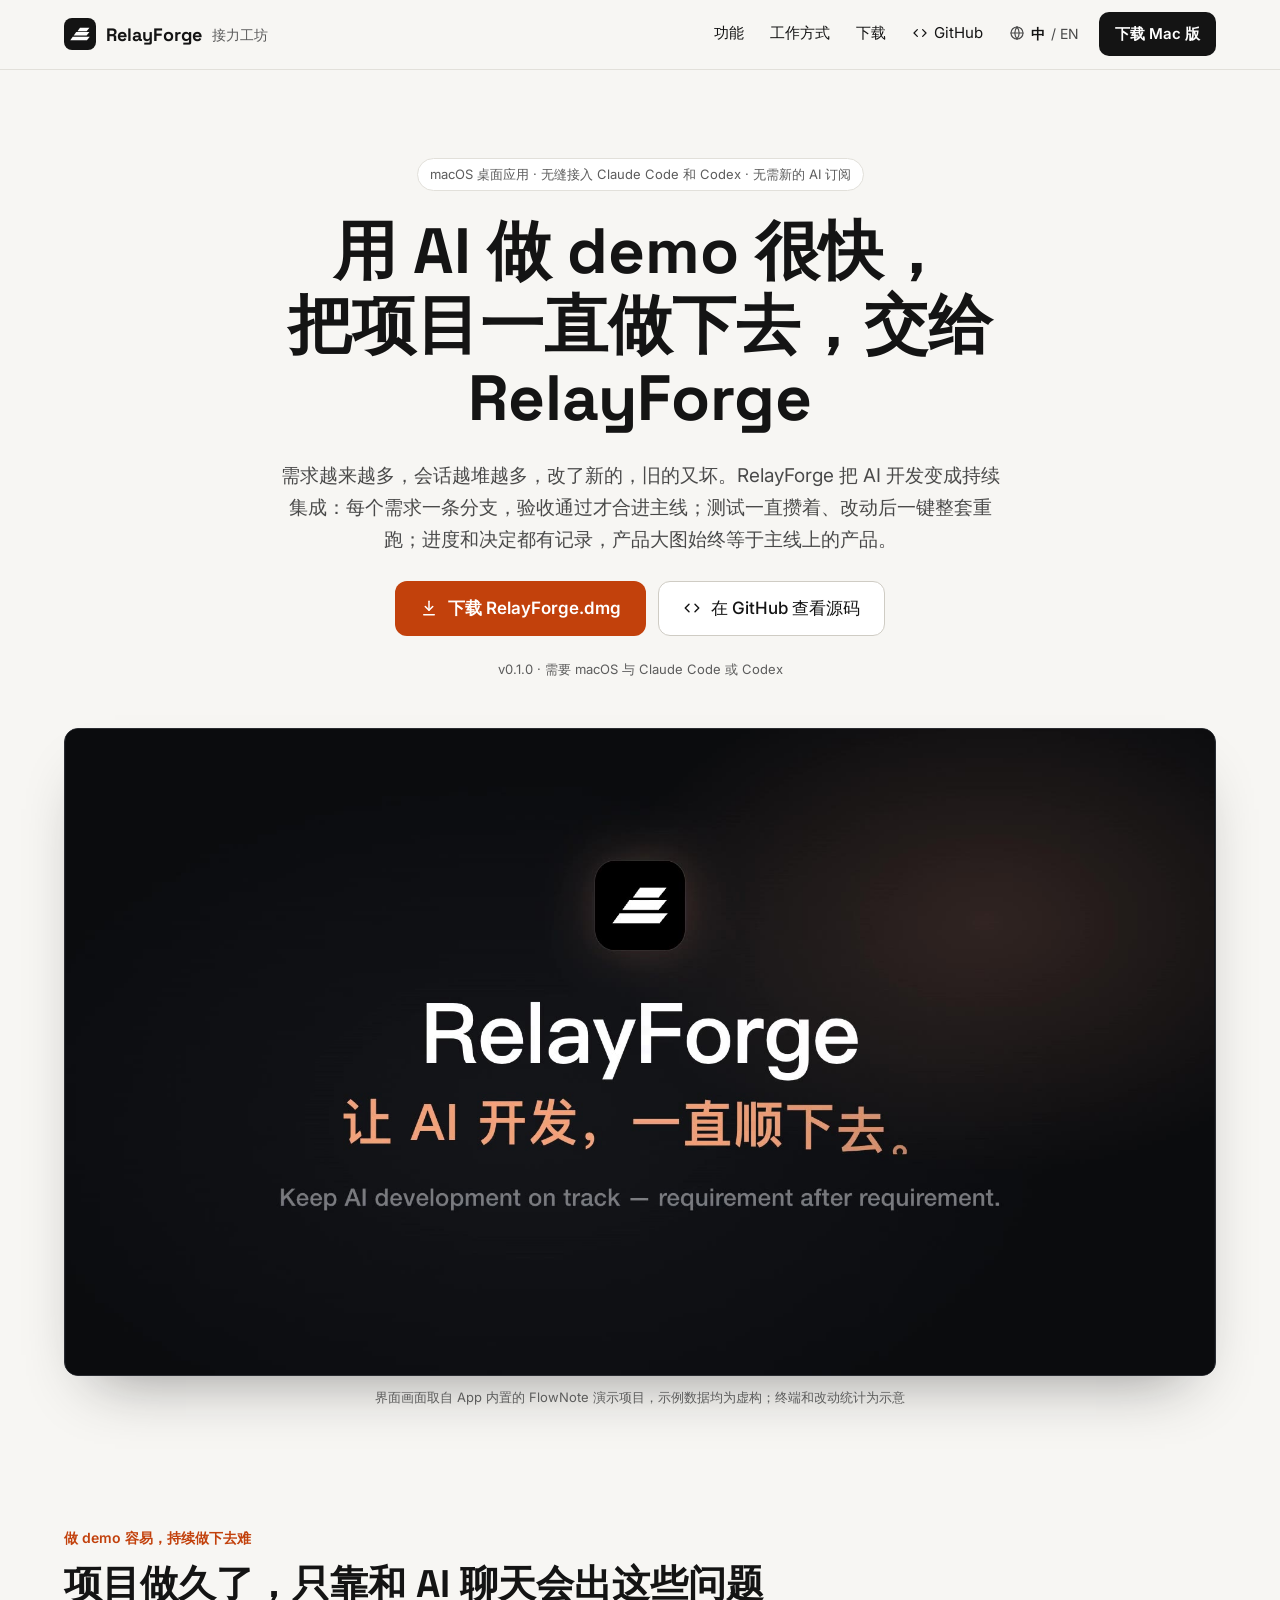
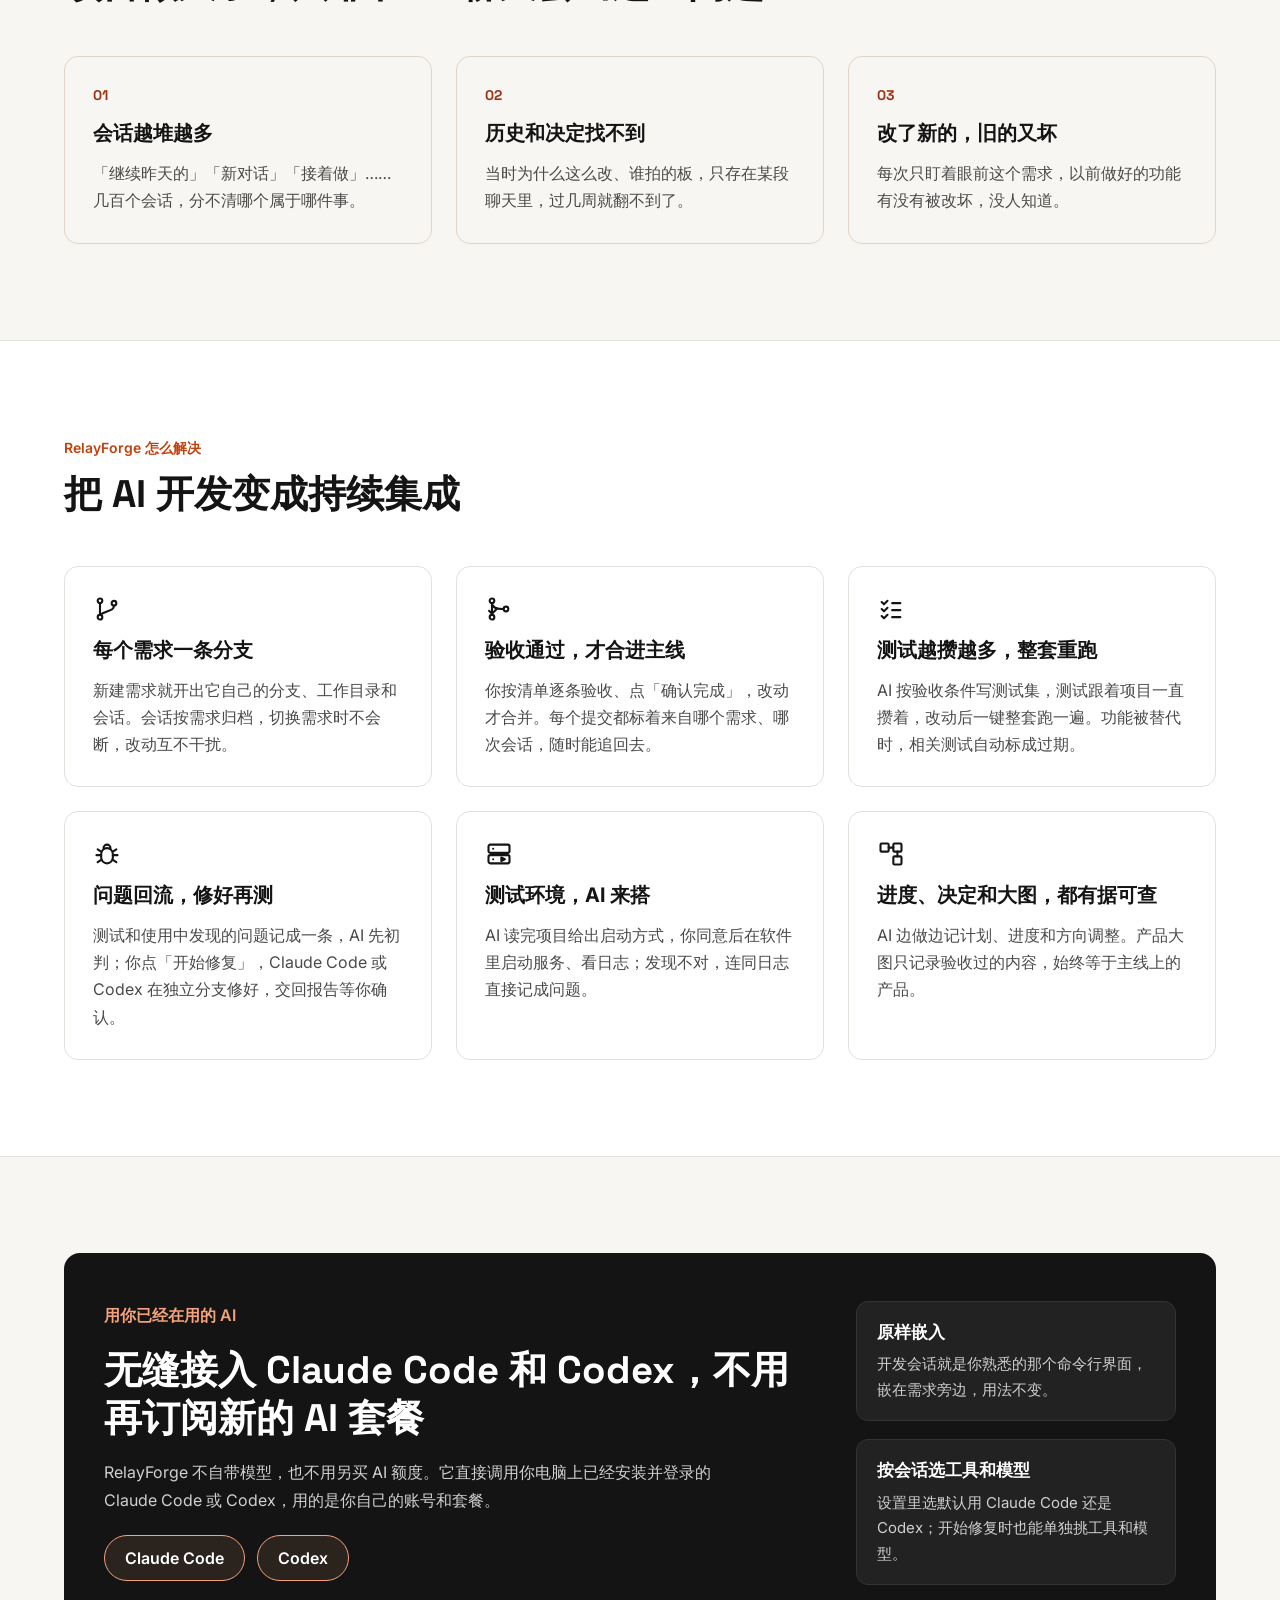
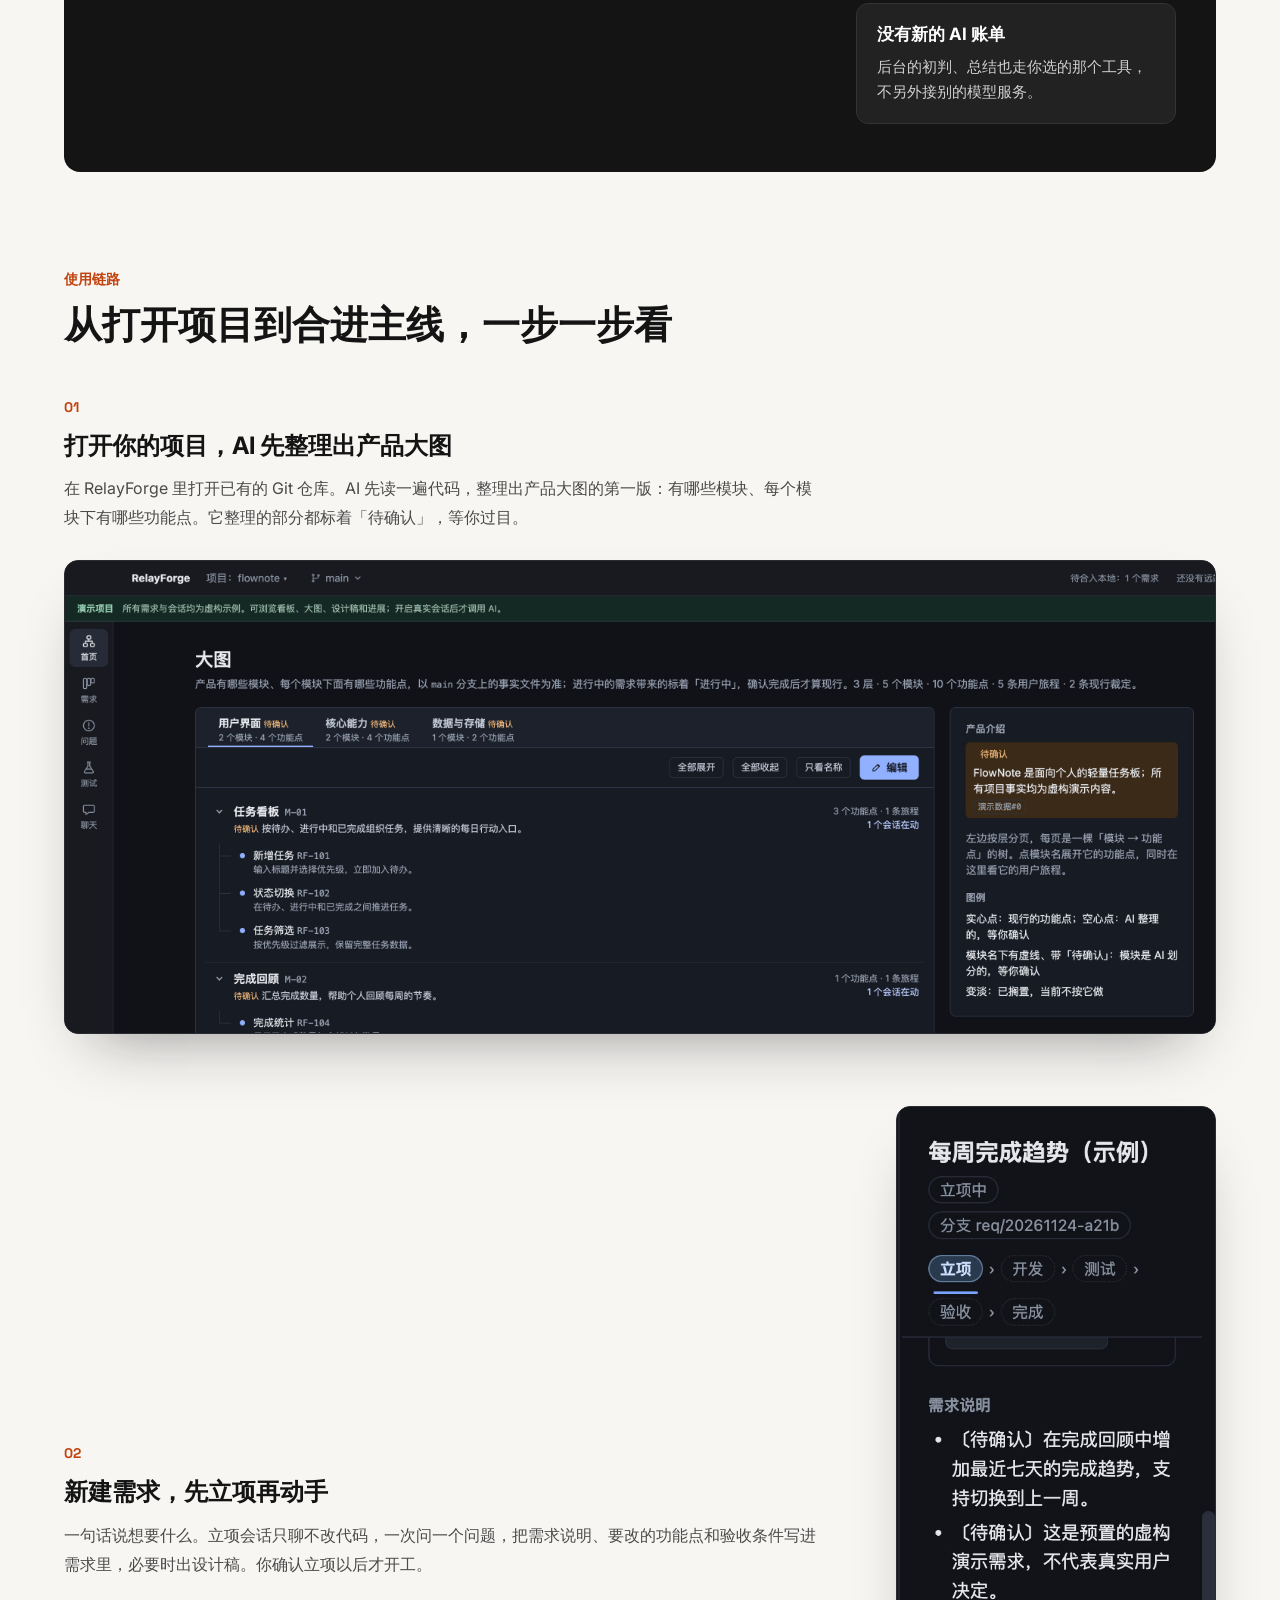
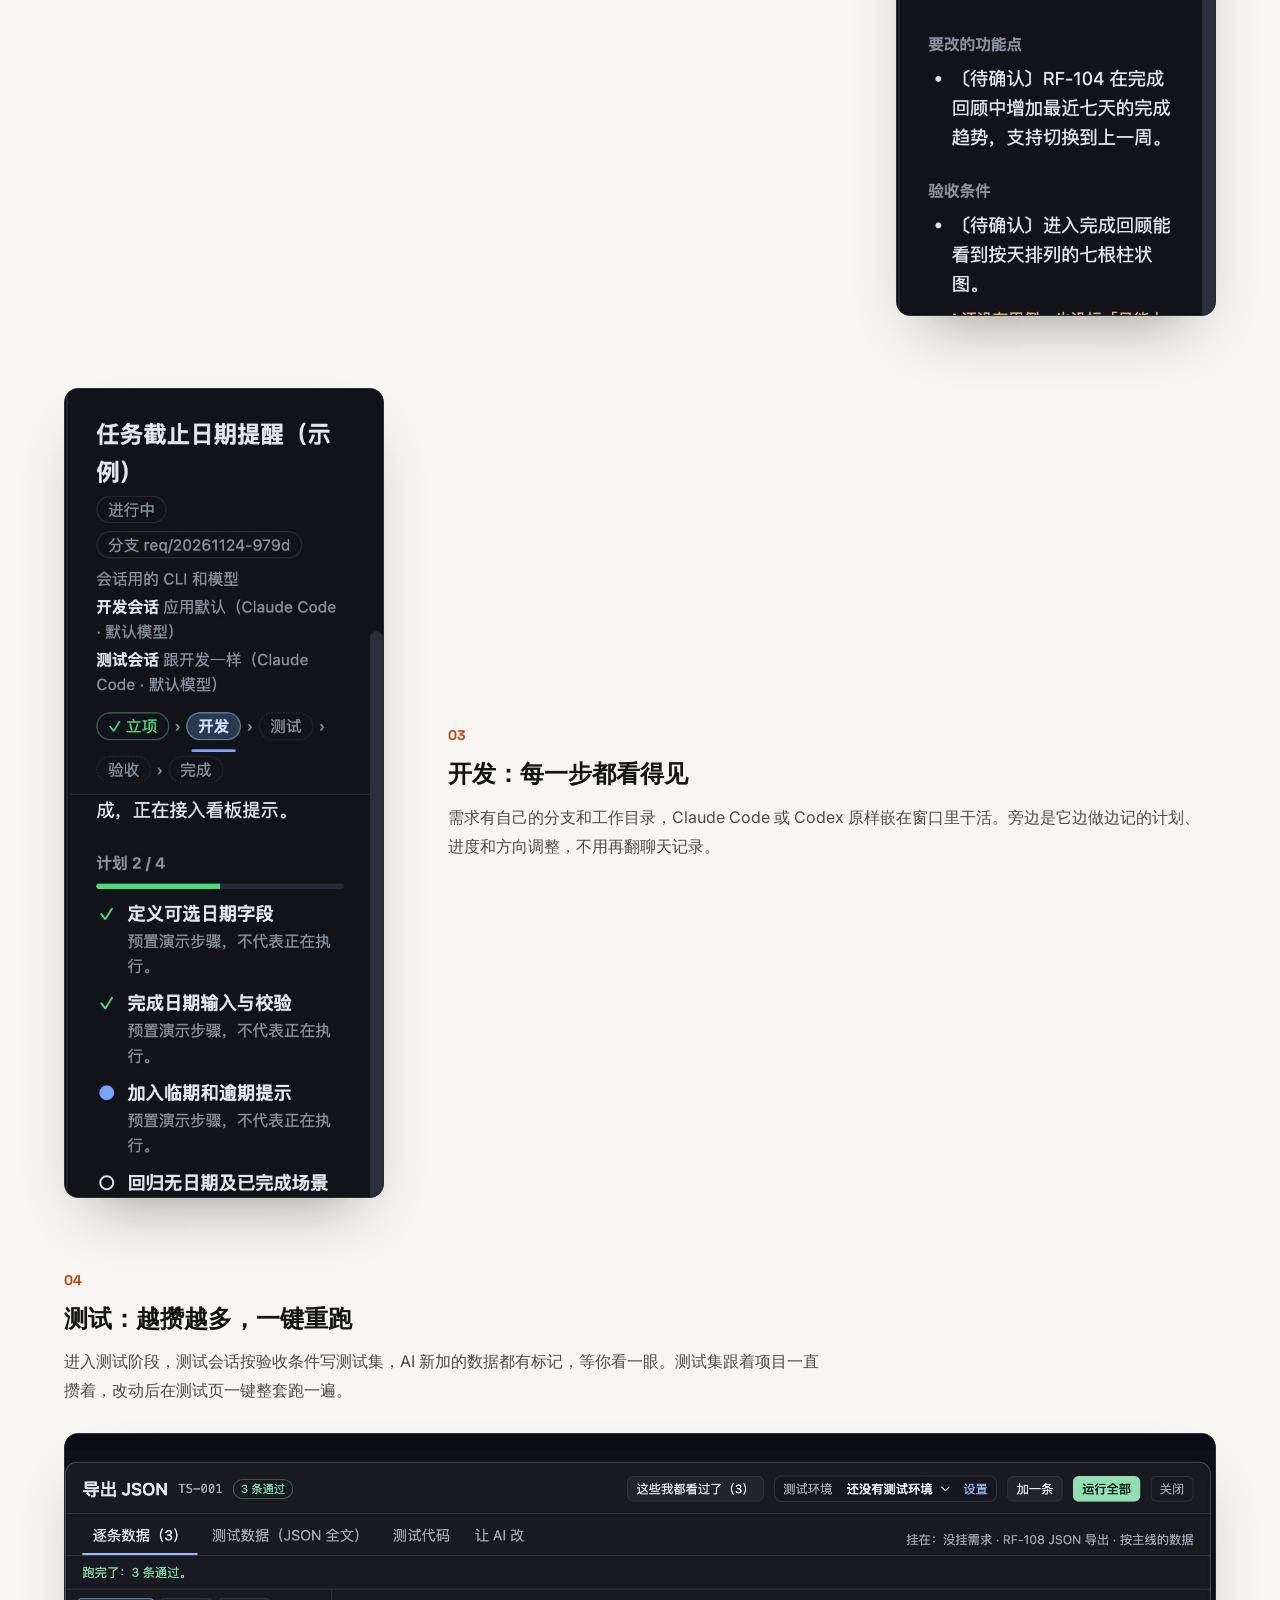
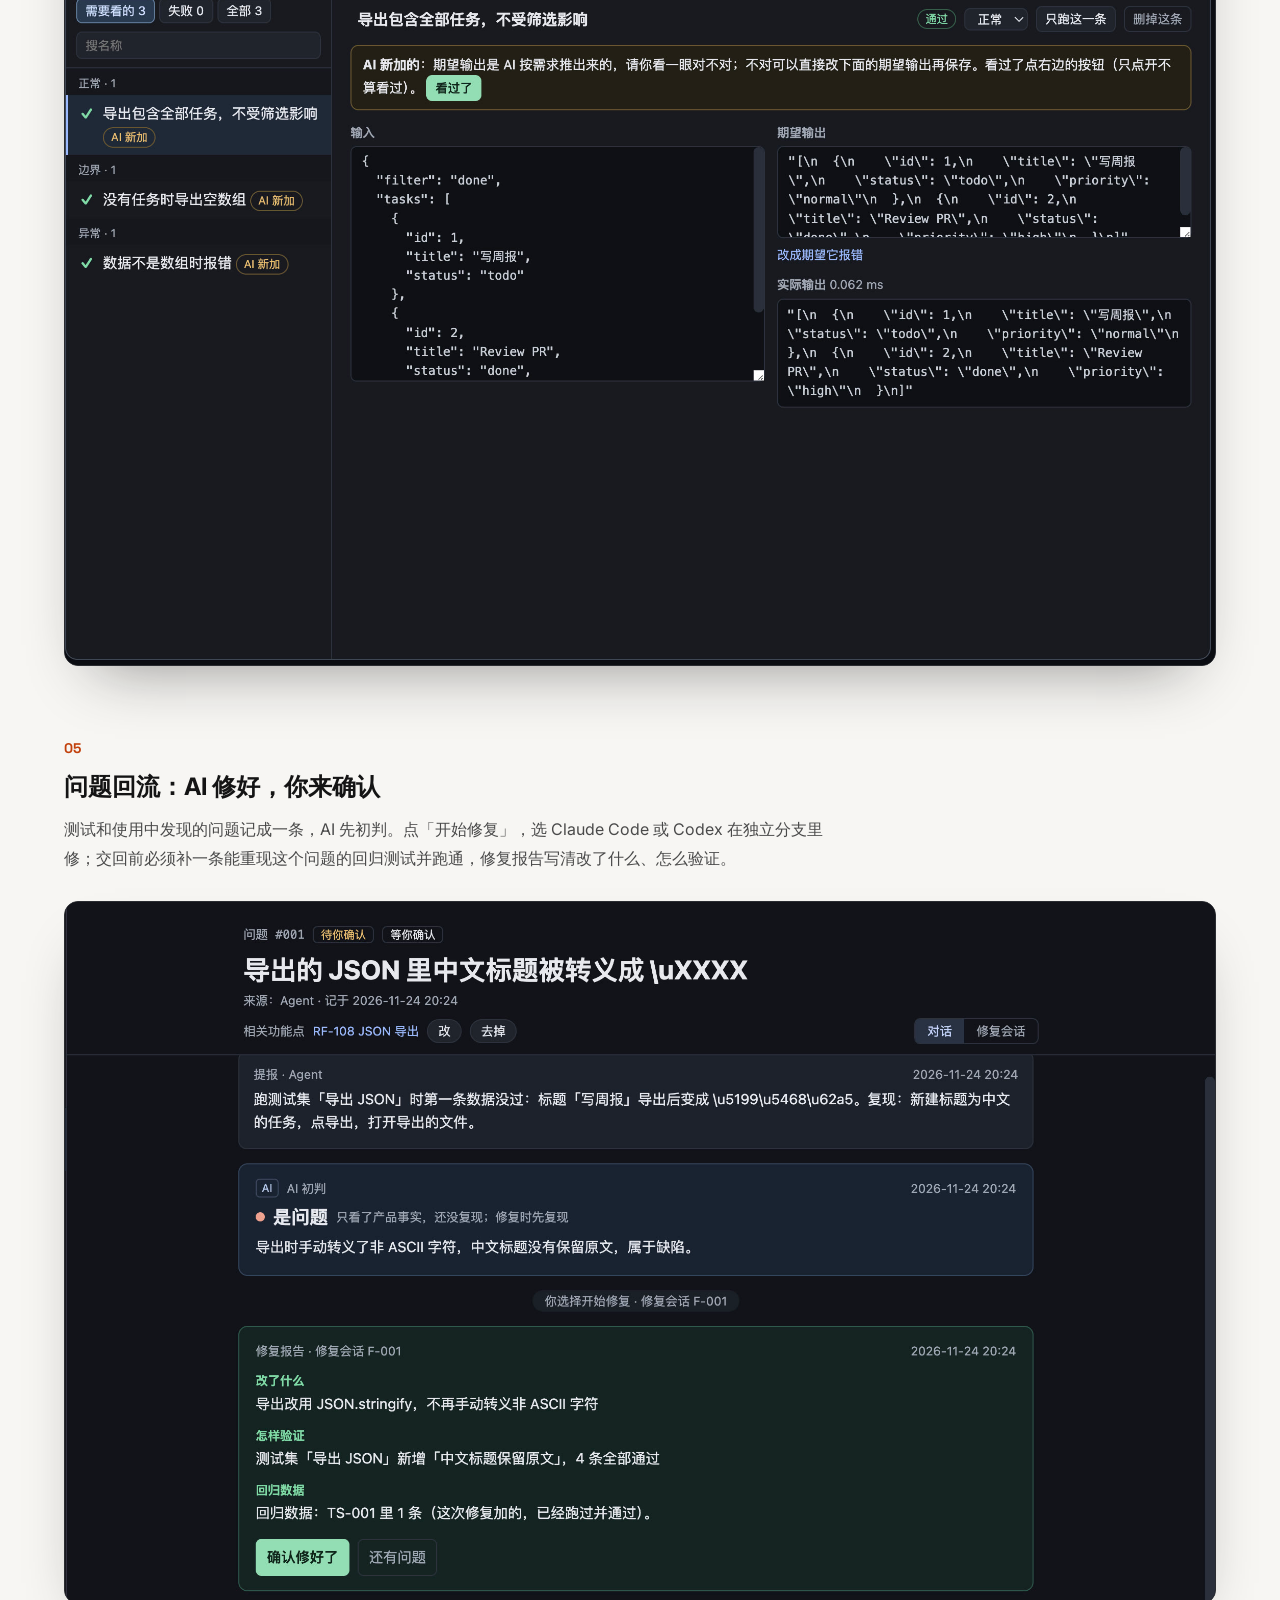
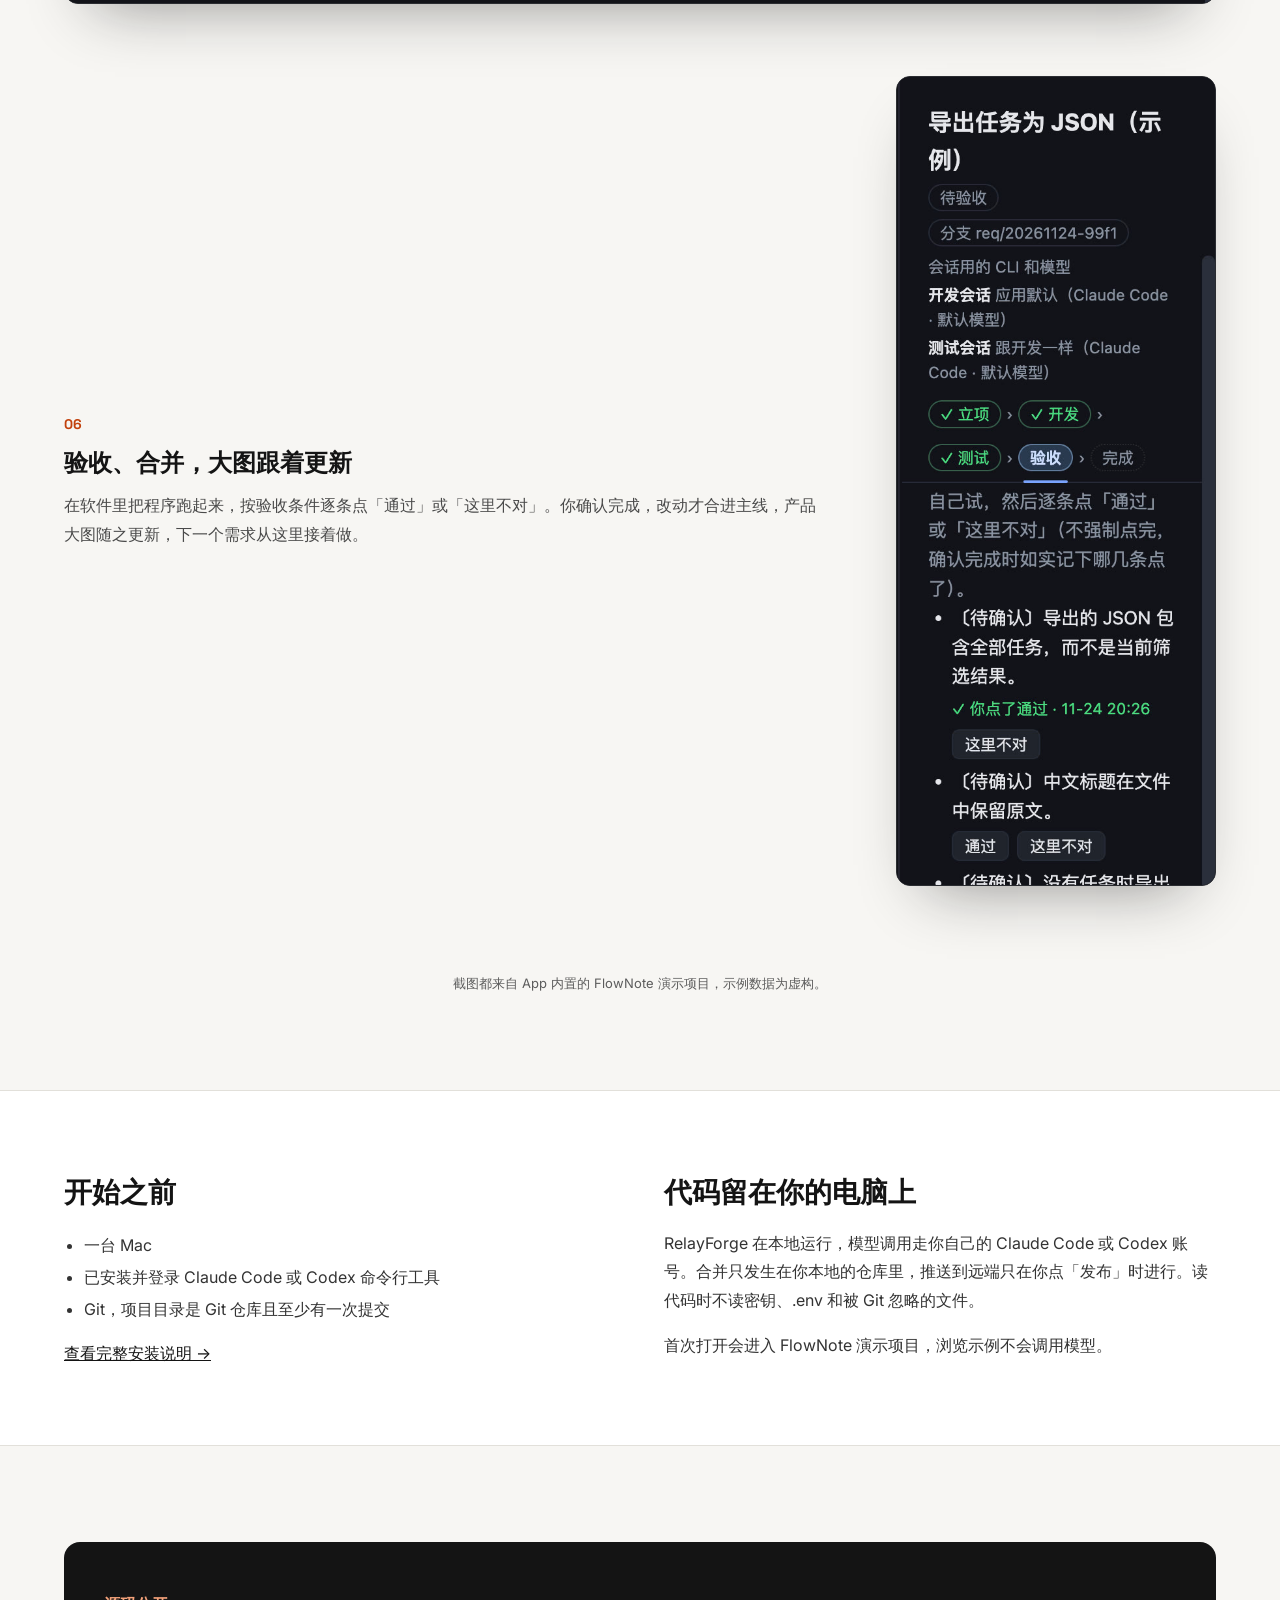
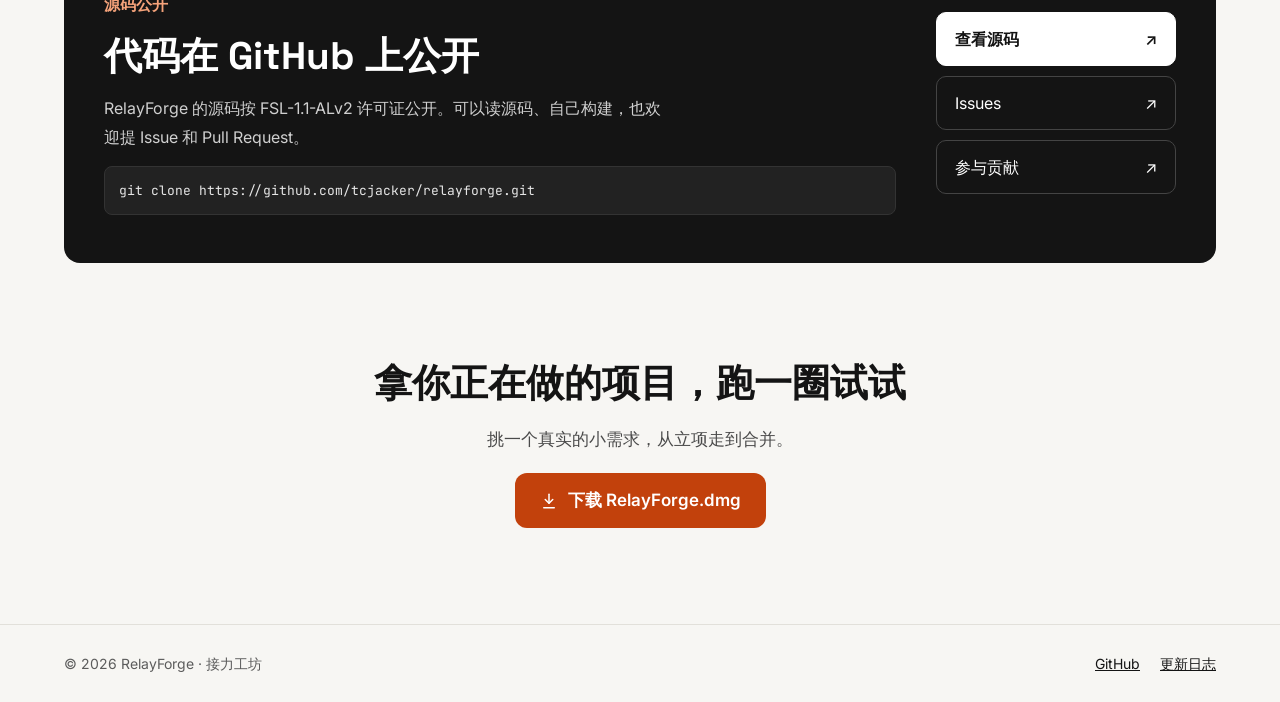
<file: index.html>
<!doctype html>
<html lang="zh-CN">
<head>
<meta charset="utf-8">
<meta name="viewport" content="width=device-width, initial-scale=1">
<title>RelayForge · 让项目一直做下去：为 AI 持续开发而生的工作台</title>
<meta name="description" content="用 Claude Code、Codex 做 demo 很快，把项目一直做下去才难。RelayForge 为持续开发而生，无缝接入你已经在用的 Claude Code 和 Codex，不用再订阅新的 AI 套餐：每个需求一条分支，验收通过才合进主线；测试越攒越多、改动后一键整套重跑；进度、决定和产品大图都有据可查。">
<link rel="icon" href="/static/logo.svg" type="image/svg+xml">
<link rel="alternate" hreflang="zh-CN" href="https://relayforge.club/">
<link rel="alternate" hreflang="en" href="https://relayforge.club/en">
<link rel="preconnect" href="https://fonts.googleapis.com">
<link rel="stylesheet" href="https://fonts.googleapis.com/css2?family=Inter:wght@400;500;600;700&family=Space+Grotesk:wght@500;700&family=JetBrains+Mono:wght@400;500&display=swap">
<link rel="stylesheet" href="/static/site.css">
<script src="/static/site.js" defer></script>
</head>
<body>
<a class="skip" href="#main">跳到正文</a>
<header class="site-header">
  <nav class="wrap nav" aria-label="主导航">
    <a class="brand" href="/">
      <span class="brand-mark"><svg width="22" height="22" viewBox="15 25 70 50" aria-hidden="true"><polygon points="50,30 80,30 71,41 42,41" fill="#fff"/><polygon points="38,44 80,44 71,55 30,55" fill="#fff"/><polygon points="27,59 81,59 72,70 19,70" fill="#fff"/></svg></span>
      <span class="brand-name">RelayForge</span>
      <span class="brand-tag">接力工坊</span>
    </a>
    <div class="nav-links">
      <a href="/#features">功能</a>
      <a href="/#flow">工作方式</a>
      <a href="/download" >下载</a>
      
      <a href="https://github.com/tcjacker/relayforge"><svg width="16" height="16" viewBox="0 0 24 24" fill="none" stroke="currentColor" stroke-width="1.9" stroke-linecap="round" stroke-linejoin="round" aria-hidden="true"><path d="m8 7-5 5 5 5"/><path d="m16 7 5 5-5 5"/></svg>GitHub</a>
      <a class="lang" href="/en/" hreflang="en" aria-label="Switch to English"><svg width="16" height="16" viewBox="0 0 24 24" fill="none" stroke="currentColor" stroke-width="1.8" stroke-linecap="round" stroke-linejoin="round" aria-hidden="true"><circle cx="12" cy="12" r="9"/><path d="M3 12h18"/><path d="M12 3a14 14 0 0 1 0 18"/><path d="M12 3a14 14 0 0 0 0 18"/></svg><b>中</b> / EN</a>
      <a class="nav-cta" href="/download">下载 Mac 版</a>
    </div>
  </nav>
</header>
<main id="main">

<section class="wrap hero">
  <p class="pill">macOS 桌面应用 · 无缝接入 Claude Code 和 Codex · 无需新的 AI 订阅</p>
  <h1><span>用 AI 做 demo 很快，</span><span>把项目一直做下去，交给 RelayForge</span></h1>
  <p class="lead">需求越来越多，会话越堆越多，改了新的，旧的又坏。RelayForge 把 AI 开发变成持续集成：每个需求一条分支，验收通过才合进主线；测试一直攒着、改动后一键整套重跑；进度和决定都有记录，产品大图始终等于主线上的产品。</p>
  <div class="actions">
    <a class="btn btn-primary" href="/download"><svg width="18" height="18" viewBox="0 0 24 24" fill="none" stroke="currentColor" stroke-width="2" stroke-linecap="round" stroke-linejoin="round" aria-hidden="true"><path d="M12 3v12"/><path d="m7 10 5 5 5-5"/><path d="M5 21h14"/></svg>下载 RelayForge.dmg</a>
    <a class="btn btn-ghost" href="https://github.com/tcjacker/relayforge"><svg width="18" height="18" viewBox="0 0 24 24" fill="none" stroke="currentColor" stroke-width="1.9" stroke-linecap="round" stroke-linejoin="round" aria-hidden="true"><path d="m8 7-5 5 5 5"/><path d="m16 7 5 5-5 5"/></svg>在 GitHub 查看源码</a>
  </div>
  <p class="meta">v0.1.0 · 需要 macOS 与 Claude Code 或 Codex</p>
</section>

<section class="wrap preview">
  <figure class="promo">
    <video muted loop playsinline preload="metadata" data-autoplay
           poster="/static/video/relayforge-promo-poster.jpg" aria-label="RelayForge 宣传视频：只靠和 AI 聊天做项目，上周做到哪了不记得、又要讲一遍背景、修好一个 bug 坏了两个功能、一次改几十个文件，于是不敢放手。RelayForge 让 AI 开发一直顺下去：隔多久回来都接得上；放心让 AI 大胆改，没你点头进不了主线；你只做决定，问题 AI 找、AI 修，环境 AI 搭；项目越做越清楚。用你现在的 Claude Code 或 Codex，不用新的 AI 订阅">
      <source src="/static/video/relayforge-promo.mp4" type="video/mp4">
    </video>
    <figcaption class="caption">界面画面取自 App 内置的 FlowNote 演示项目，示例数据均为虚构；终端和改动统计为示意</figcaption>
  </figure>
</section>

<section id="why" class="wrap section section-after-preview">
  <div class="section-head">
    <p class="kicker">做 demo 容易，持续做下去难</p>
    <h2 class="h2">项目做久了，只靠和 AI 聊天会出这些问题</h2>
  </div>
  <ol class="cards pains">
    
    <li class="card pain"><span class="pain-num">01</span><h3>会话越堆越多</h3><p>「继续昨天的」「新对话」「接着做」……几百个会话，分不清哪个属于哪件事。</p></li>
    
    <li class="card pain"><span class="pain-num">02</span><h3>历史和决定找不到</h3><p>当时为什么这么改、谁拍的板，只存在某段聊天里，过几周就翻不到了。</p></li>
    
    <li class="card pain"><span class="pain-num">03</span><h3>改了新的，旧的又坏</h3><p>每次只盯着眼前这个需求，以前做好的功能有没有被改坏，没人知道。</p></li>
    
  </ol>
</section>

<section id="features" class="band">
  <div class="wrap section">
    <div class="section-head">
      <p class="kicker">RelayForge 怎么解决</p>
      <h2 class="h2">把 AI 开发变成持续集成</h2>
    </div>
    <div class="cards cards-3">
      <div class="card"><svg width="28" height="28" viewBox="0 0 24 24" fill="none" stroke="currentColor" stroke-width="1.8" stroke-linecap="round" stroke-linejoin="round" aria-hidden="true"><circle cx="6" cy="5" r="2"/><circle cx="6" cy="19" r="2"/><circle cx="18" cy="7" r="2"/><path d="M6 7v10"/><path d="M18 9c0 5-6 4-12 8"/></svg><h3>每个需求一条分支</h3><p>新建需求就开出它自己的分支、工作目录和会话。会话按需求归档，切换需求时不会断，改动互不干扰。</p></div>
      <div class="card"><svg width="28" height="28" viewBox="0 0 24 24" fill="none" stroke="currentColor" stroke-width="1.8" stroke-linecap="round" stroke-linejoin="round" aria-hidden="true"><circle cx="6" cy="5" r="2"/><circle cx="6" cy="19" r="2"/><circle cx="18" cy="12" r="2"/><path d="M6 7v10"/><path d="M6 7c0 4 6 5 10 5"/><path d="m3.5 13.5 2.5 2.5 4-4"/></svg><h3>验收通过，才合进主线</h3><p>你按清单逐条验收、点「确认完成」，改动才合并。每个提交都标着来自哪个需求、哪次会话，随时能追回去。</p></div>
      <div class="card"><svg width="28" height="28" viewBox="0 0 24 24" fill="none" stroke="currentColor" stroke-width="1.8" stroke-linecap="round" stroke-linejoin="round" aria-hidden="true"><path d="m4 6 2 2 3-3"/><path d="m4 12 2 2 3-3"/><path d="m4 18 2 2 3-3"/><path d="M13 7h7"/><path d="M13 13h7"/><path d="M13 19h7"/></svg><h3>测试越攒越多，整套重跑</h3><p>AI 按验收条件写测试集，测试跟着项目一直攒着，改动后一键整套跑一遍。功能被替代时，相关测试自动标成过期。</p></div>
      <div class="card"><svg width="28" height="28" viewBox="0 0 24 24" fill="none" stroke="currentColor" stroke-width="1.8" stroke-linecap="round" stroke-linejoin="round" aria-hidden="true"><rect x="7" y="7" width="10" height="13" rx="5"/><path d="M9 7a3 3 0 0 1 6 0"/><path d="M3 13h4"/><path d="M17 13h4"/><path d="M4 8l3 2"/><path d="M20 8l-3 2"/><path d="M4 19l3-2"/><path d="M20 19l-3-2"/></svg><h3>问题回流，修好再测</h3><p>测试和使用中发现的问题记成一条，AI 先初判；你点「开始修复」，Claude Code 或 Codex 在独立分支修好，交回报告等你确认。</p></div>
      <div class="card"><svg width="28" height="28" viewBox="0 0 24 24" fill="none" stroke="currentColor" stroke-width="1.8" stroke-linecap="round" stroke-linejoin="round" aria-hidden="true"><rect x="3" y="4" width="18" height="7" rx="1.5"/><rect x="3" y="13" width="18" height="7" rx="1.5"/><path d="M7 7.5h.01"/><path d="M7 16.5h.01"/><path d="m14 15 3 1.5-3 1.5z"/></svg><h3>测试环境，AI 来搭</h3><p>AI 读完项目给出启动方式，你同意后在软件里启动服务、看日志；发现不对，连同日志直接记成问题。</p></div>
      <div class="card"><svg width="28" height="28" viewBox="0 0 24 24" fill="none" stroke="currentColor" stroke-width="1.8" stroke-linecap="round" stroke-linejoin="round" aria-hidden="true"><rect x="3" y="3" width="7" height="7" rx="1"/><rect x="14" y="3" width="7" height="7" rx="1"/><rect x="14" y="14" width="7" height="7" rx="1"/><path d="M10 6.5h4"/><path d="M17.5 10v4"/></svg><h3>进度、决定和大图，都有据可查</h3><p>AI 边做边记计划、进度和方向调整。产品大图只记录验收过的内容，始终等于主线上的产品。</p></div>
    </div>
  </div>
</section>

<section id="bring-your-ai" class="wrap">
  <div class="byo">
    <div class="byo-head">
      <p class="kicker">用你已经在用的 AI</p>
      <h2 class="h2">无缝接入 Claude Code 和 Codex，不用再订阅新的 AI 套餐</h2>
      <p>RelayForge 不自带模型，也不用另买 AI 额度。它直接调用你电脑上已经安装并登录的 Claude Code 或 Codex，用的是你自己的账号和套餐。</p>
      <div class="byo-tools" aria-hidden="true"><span>Claude Code</span><span>Codex</span></div>
    </div>
    <ul class="byo-points">
      
      <li><h3>原样嵌入</h3><p>开发会话就是你熟悉的那个命令行界面，嵌在需求旁边，用法不变。</p></li>
      
      <li><h3>按会话选工具和模型</h3><p>设置里选默认用 Claude Code 还是 Codex；开始修复时也能单独挑工具和模型。</p></li>
      
      <li><h3>没有新的 AI 账单</h3><p>后台的初判、总结也走你选的那个工具，不另外接别的模型服务。</p></li>
      
    </ul>
  </div>
</section>

<section id="flow" class="wrap section">
  <div class="section-head">
    <p class="kicker">使用链路</p>
    <h2 class="h2">从打开项目到合进主线，一步一步看</h2>
  </div>
  
  
  <ol class="walk">
    
    
    <li class="walk-step walk-wide">
      <div class="walk-text">
        <span class="num">01</span>
        <h3>打开你的项目，AI 先整理出产品大图</h3>
        <p>在 RelayForge 里打开已有的 Git 仓库。AI 先读一遍代码，整理出产品大图的第一版：有哪些模块、每个模块下有哪些功能点。它整理的部分都标着「待确认」，等你过目。</p>
      </div>
      <figure class="walk-shot">
        <a href="/static/shots/step-map.jpg" target="_blank" rel="noopener">
          <img src="/static/shots/step-map.jpg" width="1520" height="624" alt="产品大图：按层分页的模块和功能点，AI 整理的部分标着「待确认」" loading="lazy" decoding="async">
        </a>
      </figure>
    </li>
    
    
    <li class="walk-step walk-tall">
      <div class="walk-text">
        <span class="num">02</span>
        <h3>新建需求，先立项再动手</h3>
        <p>一句话说想要什么。立项会话只聊不改代码，一次问一个问题，把需求说明、要改的功能点和验收条件写进需求里，必要时出设计稿。你确认立项以后才开工。</p>
      </div>
      <figure class="walk-shot">
        <a href="/static/shots/step-scope.jpg" target="_blank" rel="noopener">
          <img src="/static/shots/step-scope.jpg" width="244" height="620" alt="立项中的需求：阶段、需求说明、要改的功能点和验收条件" loading="lazy" decoding="async">
        </a>
      </figure>
    </li>
    
    
    <li class="walk-step walk-tall">
      <div class="walk-text">
        <span class="num">03</span>
        <h3>开发：每一步都看得见</h3>
        <p>需求有自己的分支和工作目录，Claude Code 或 Codex 原样嵌在窗口里干活。旁边是它边做边记的计划、进度和方向调整，不用再翻聊天记录。</p>
      </div>
      <figure class="walk-shot">
        <a href="/static/shots/step-build.jpg" target="_blank" rel="noopener">
          <img src="/static/shots/step-build.jpg" width="244" height="620" alt="进行中的需求：计划 2/4，每一步的完成状态" loading="lazy" decoding="async">
        </a>
      </figure>
    </li>
    
    
    <li class="walk-step walk-wide">
      <div class="walk-text">
        <span class="num">04</span>
        <h3>测试：越攒越多，一键重跑</h3>
        <p>进入测试阶段，测试会话按验收条件写测试集，AI 新加的数据都有标记，等你看一眼。测试集跟着项目一直攒着，改动后在测试页一键整套跑一遍。</p>
      </div>
      <figure class="walk-shot">
        <a href="/static/shots/step-tests.jpg" target="_blank" rel="noopener">
          <img src="/static/shots/step-tests.jpg" width="1124" height="812" alt="测试集查看器：3 条全部通过，每条标着「AI 新加」" loading="lazy" decoding="async">
        </a>
      </figure>
    </li>
    
    
    <li class="walk-step walk-wide">
      <div class="walk-text">
        <span class="num">05</span>
        <h3>问题回流：AI 修好，你来确认</h3>
        <p>测试和使用中发现的问题记成一条，AI 先初判。点「开始修复」，选 Claude Code 或 Codex 在独立分支里修；交回前必须补一条能重现这个问题的回归测试并跑通，修复报告写清改了什么、怎么验证。</p>
      </div>
      <figure class="walk-shot">
        <a href="/static/shots/step-fix.jpg" target="_blank" rel="noopener">
          <img src="/static/shots/step-fix.jpg" width="1128" height="688" alt="一条 AI 记下的问题：AI 初判、修复报告、回归数据和「确认修好了」" loading="lazy" decoding="async">
        </a>
      </figure>
    </li>
    
    
    <li class="walk-step walk-tall">
      <div class="walk-text">
        <span class="num">06</span>
        <h3>验收、合并，大图跟着更新</h3>
        <p>在软件里把程序跑起来，按验收条件逐条点「通过」或「这里不对」。你确认完成，改动才合进主线，产品大图随之更新，下一个需求从这里接着做。</p>
      </div>
      <figure class="walk-shot">
        <a href="/static/shots/step-accept.jpg" target="_blank" rel="noopener">
          <img src="/static/shots/step-accept.jpg" width="244" height="620" alt="待验收的需求：逐条验收，已通过的条目带时间" loading="lazy" decoding="async">
        </a>
      </figure>
    </li>
    
  </ol>
  <p class="caption walk-note">截图都来自 App 内置的 FlowNote 演示项目，示例数据为虚构。</p>
</section>

<section class="band">
  <div class="wrap two-col">
    <div>
      <h2 class="h2-sm">开始之前</h2>
      <ul class="bullets">
        <li>一台 Mac</li>
        <li>已安装并登录 Claude Code 或 Codex 命令行工具</li>
        <li>Git，项目目录是 Git 仓库且至少有一次提交</li>
      </ul>
      <a href="/download#requirements">查看完整安装说明 →</a>
    </div>
    <div>
      <h2 class="h2-sm">代码留在你的电脑上</h2>
      <p class="body-text">RelayForge 在本地运行，模型调用走你自己的 Claude Code 或 Codex 账号。合并只发生在你本地的仓库里，推送到远端只在你点「发布」时进行。读代码时不读密钥、.env 和被 Git 忽略的文件。</p>
      <p class="body-text">首次打开会进入 FlowNote 演示项目，浏览示例不会调用模型。</p>
    </div>
  </div>
</section>


<section id="opensource" class="wrap">
  <div class="os">
    <div class="os-text">
      <p class="kicker">源码公开</p>
      
      <h2 class="h2">代码在 GitHub 上公开</h2>
      <p>RelayForge 的源码按 FSL-1.1-ALv2 许可证公开。可以读源码、自己构建，也欢迎提 Issue 和 Pull Request。</p>
      <div class="code">git clone https://github.com/tcjacker/relayforge.git</div>
      
    </div>
    <div class="os-links">
      <a href="https://github.com/tcjacker/relayforge">查看源码 <span aria-hidden="true">↗</span></a>
      <a href="https://github.com/tcjacker/relayforge/issues">Issues <span aria-hidden="true">↗</span></a>
      <a href="https://github.com/tcjacker/relayforge/blob/main/CONTRIBUTING.md">参与贡献 <span aria-hidden="true">↗</span></a>
    </div>
  </div>
</section>


<section class="wrap cta">
  <h2 class="h2">拿你正在做的项目，跑一圈试试</h2>
  <p>挑一个真实的小需求，从立项走到合并。</p>
  <a class="btn btn-primary" href="/download"><svg width="18" height="18" viewBox="0 0 24 24" fill="none" stroke="currentColor" stroke-width="2" stroke-linecap="round" stroke-linejoin="round" aria-hidden="true"><path d="M12 3v12"/><path d="m7 10 5 5 5-5"/><path d="M5 21h14"/></svg>下载 RelayForge.dmg</a>
</section>

</main>
<footer class="site-footer">
  <div class="wrap footer">
    <span>© 2026 RelayForge · 接力工坊</span>
    <nav aria-label="页脚">
      <a href="https://github.com/tcjacker/relayforge">GitHub</a>
      <a href="/download#changelog">更新日志</a>
      
    </nav>
  </div>
</footer>
</body>
</html>
</file>
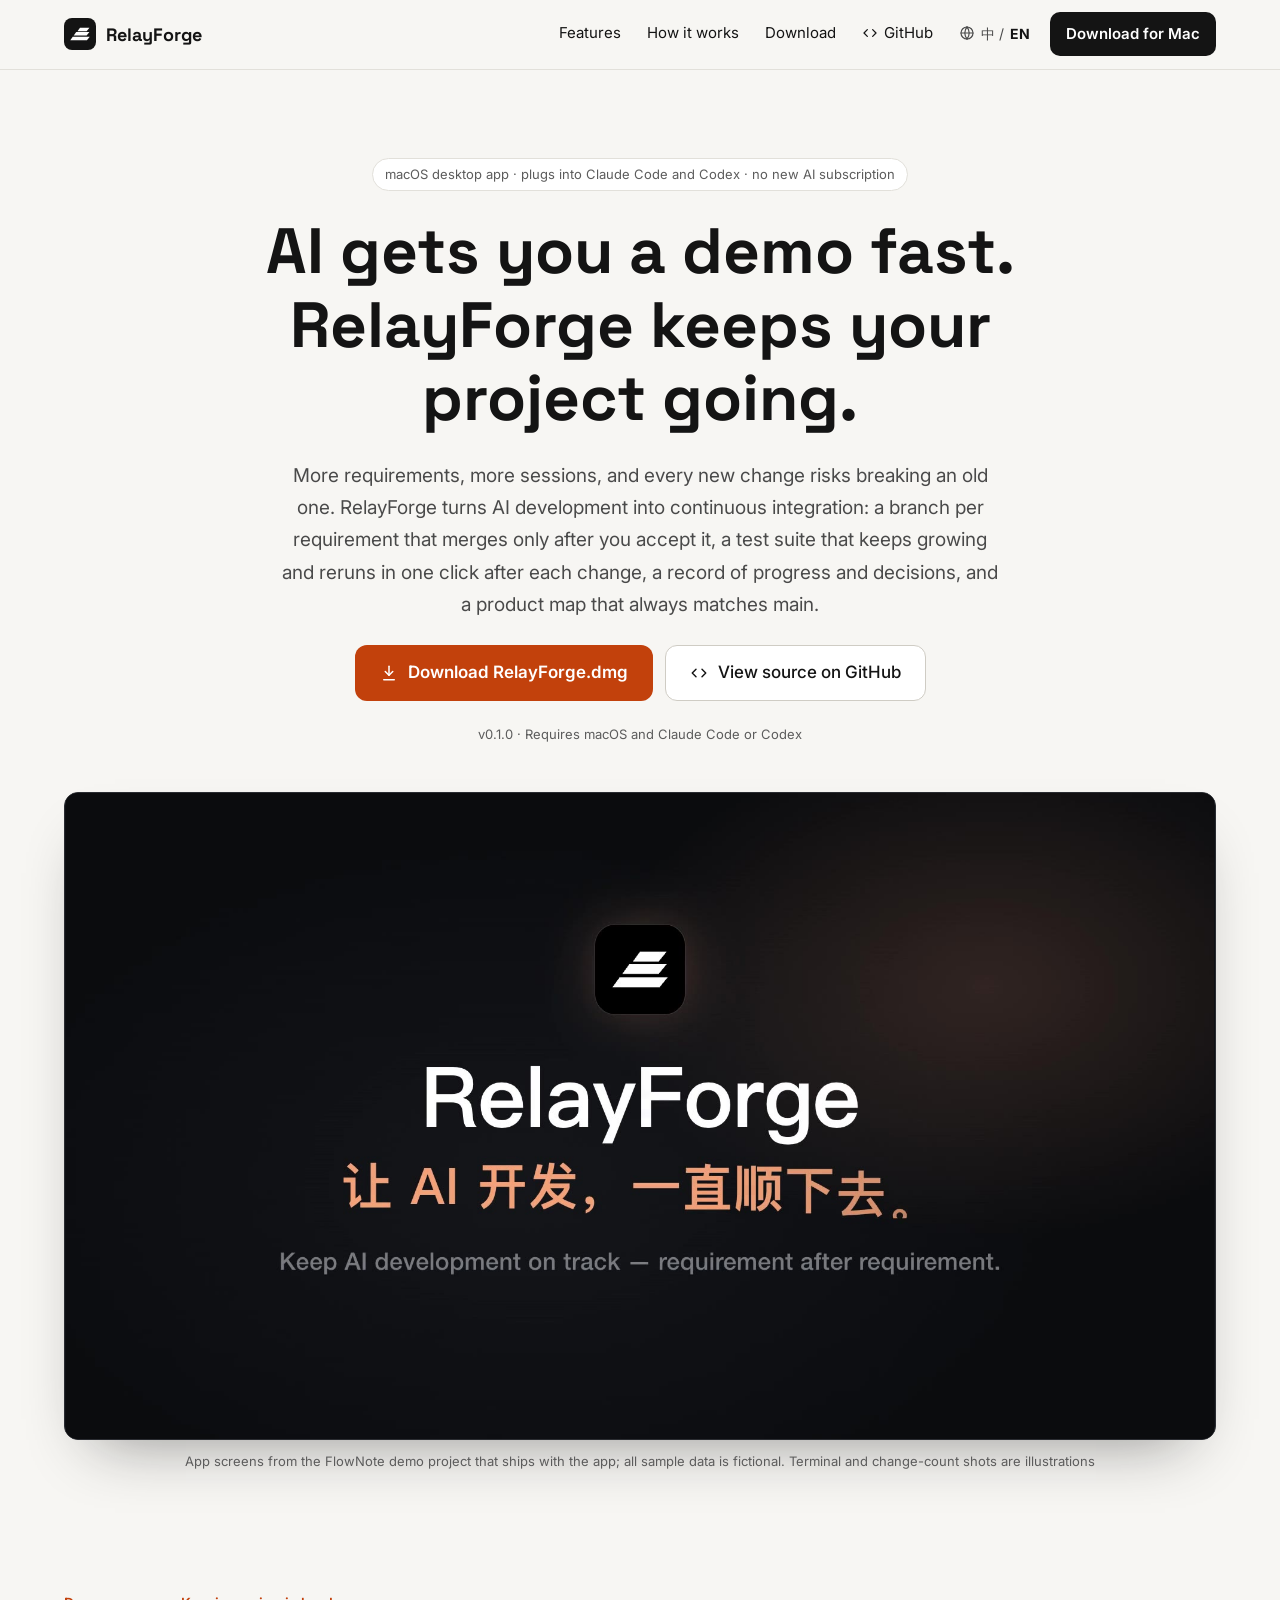
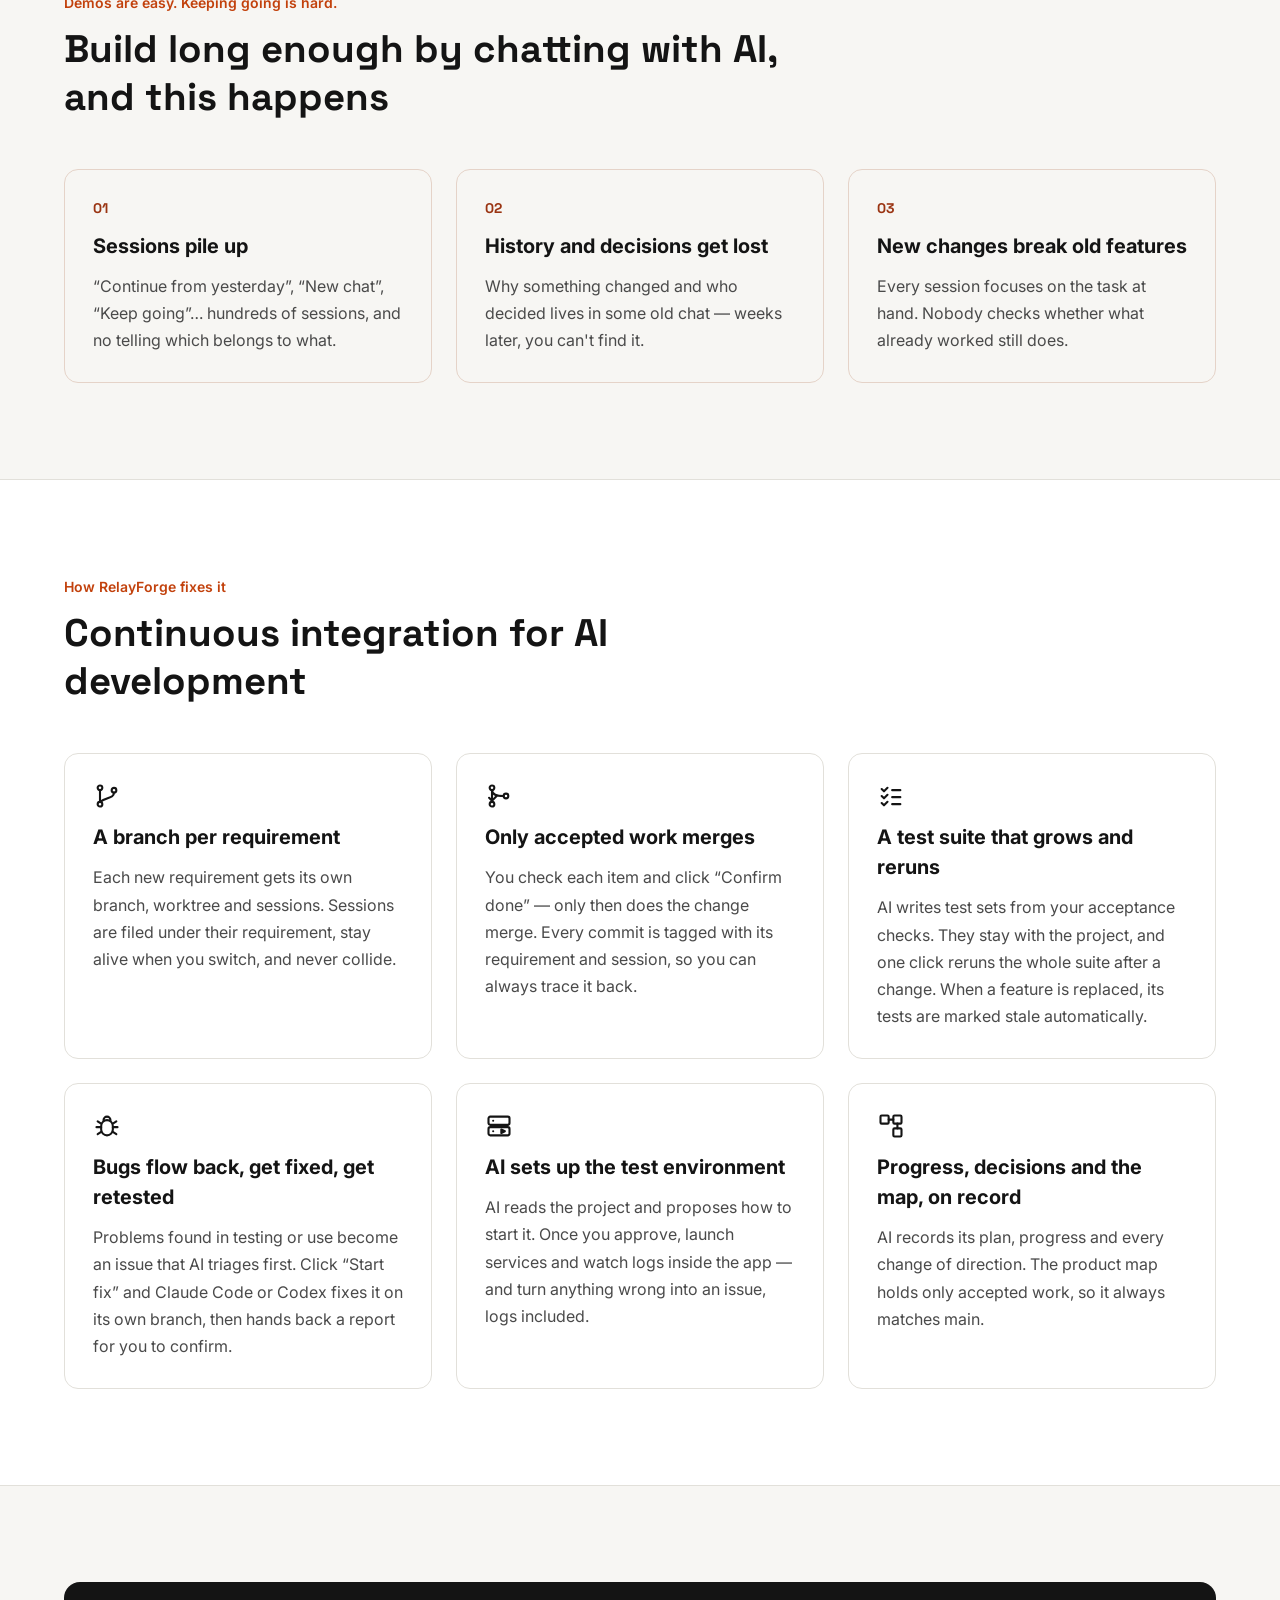
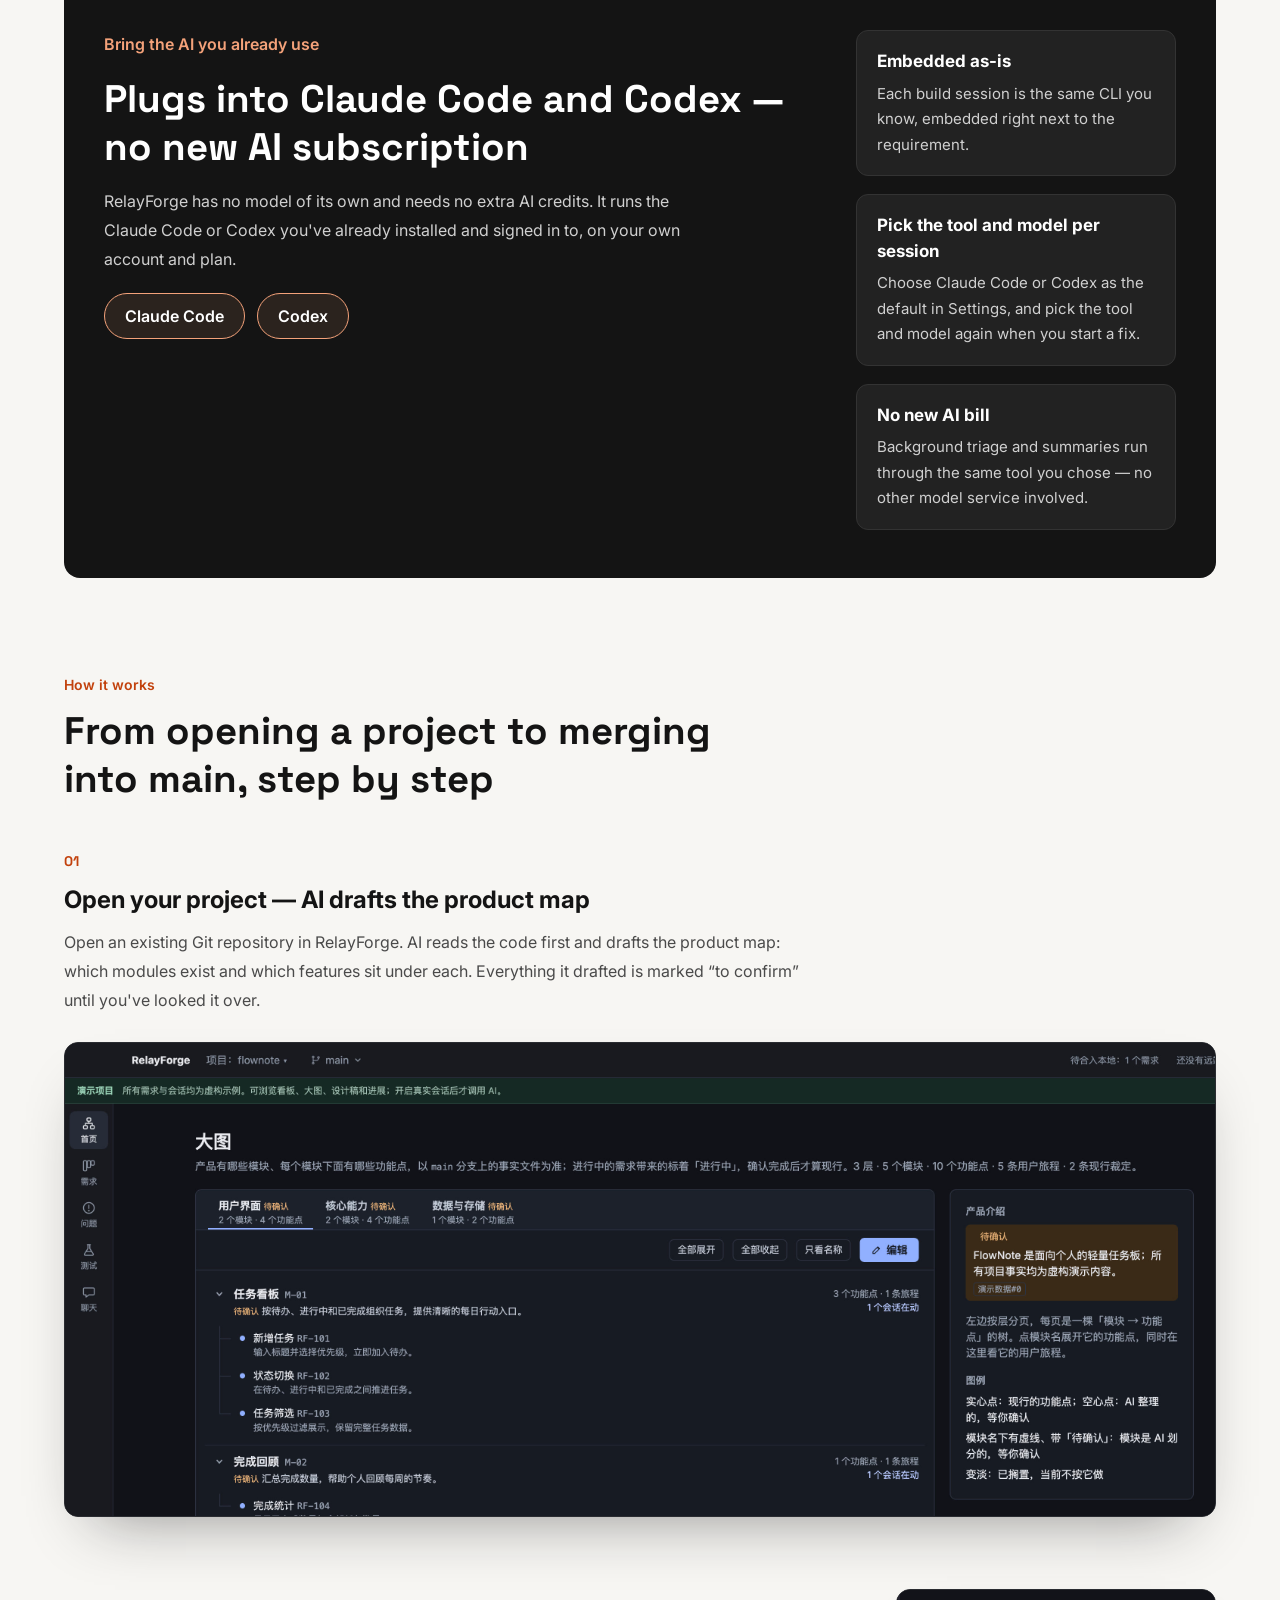
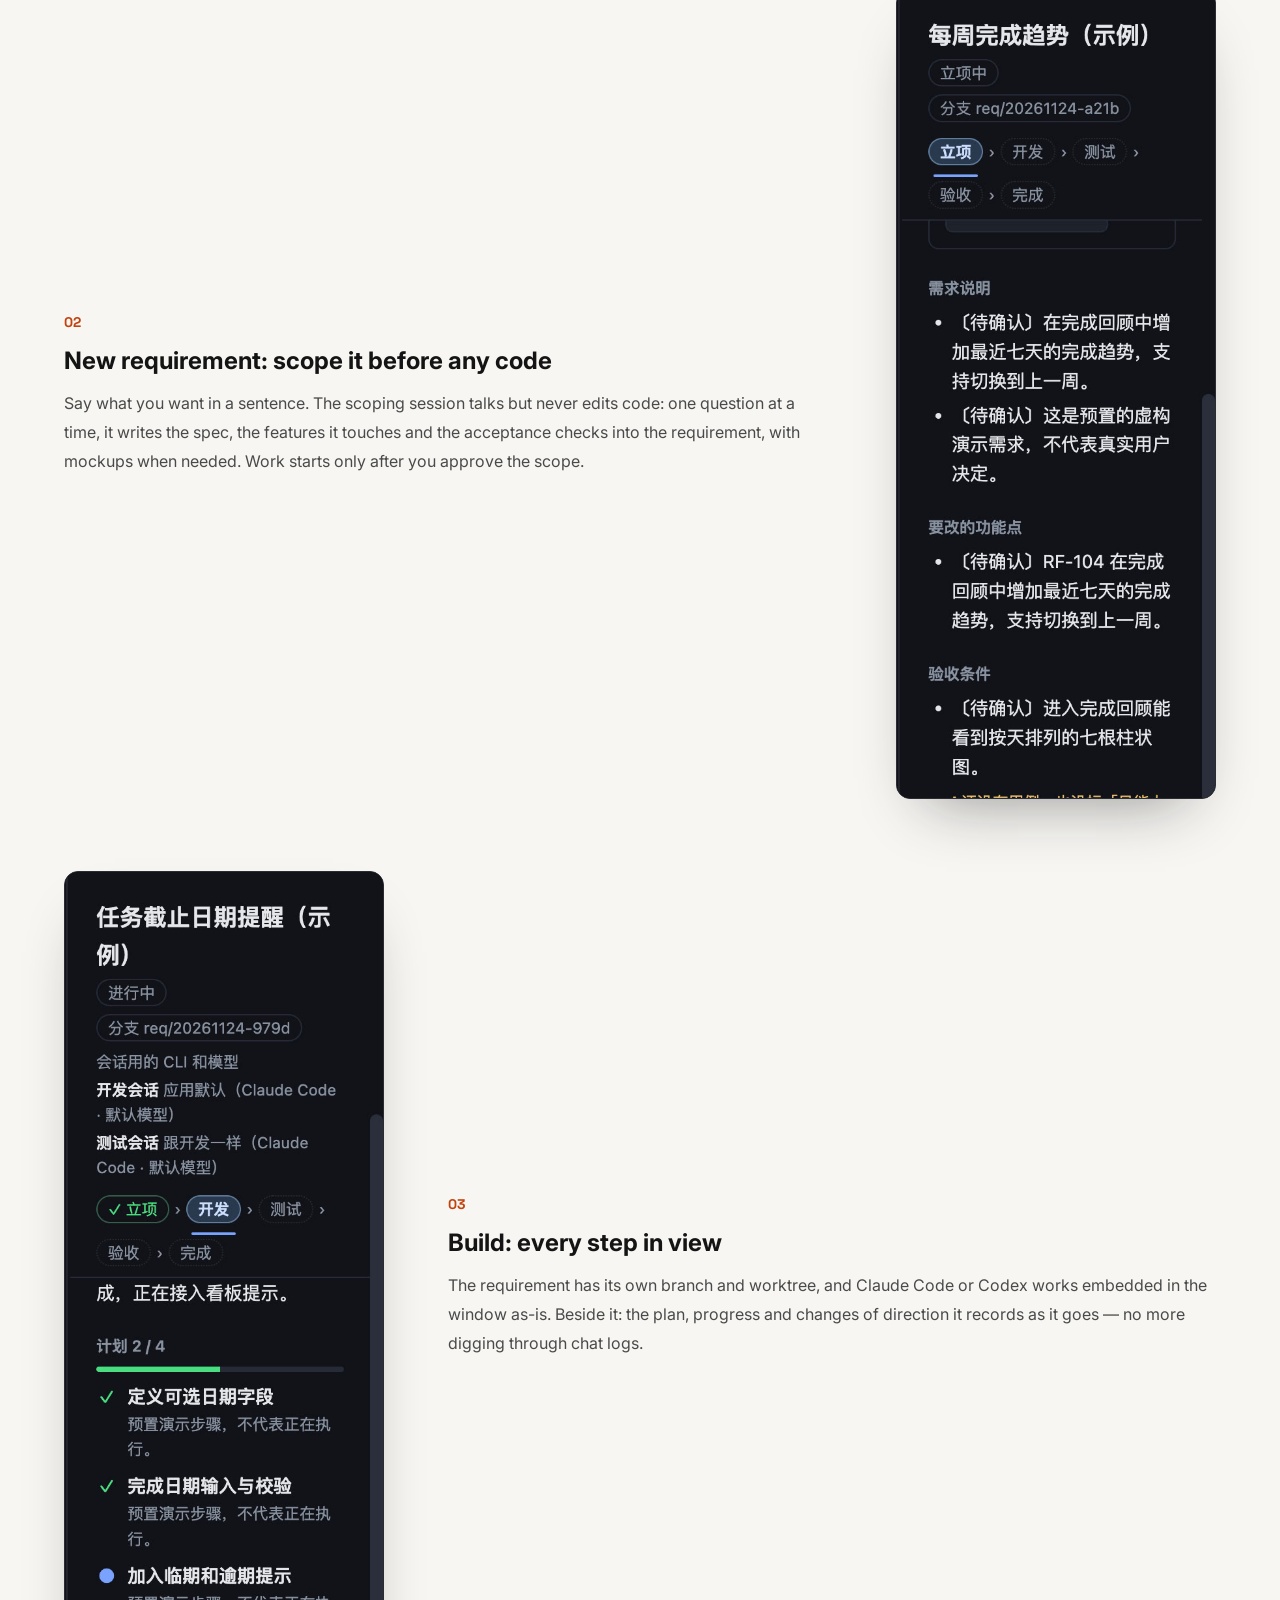
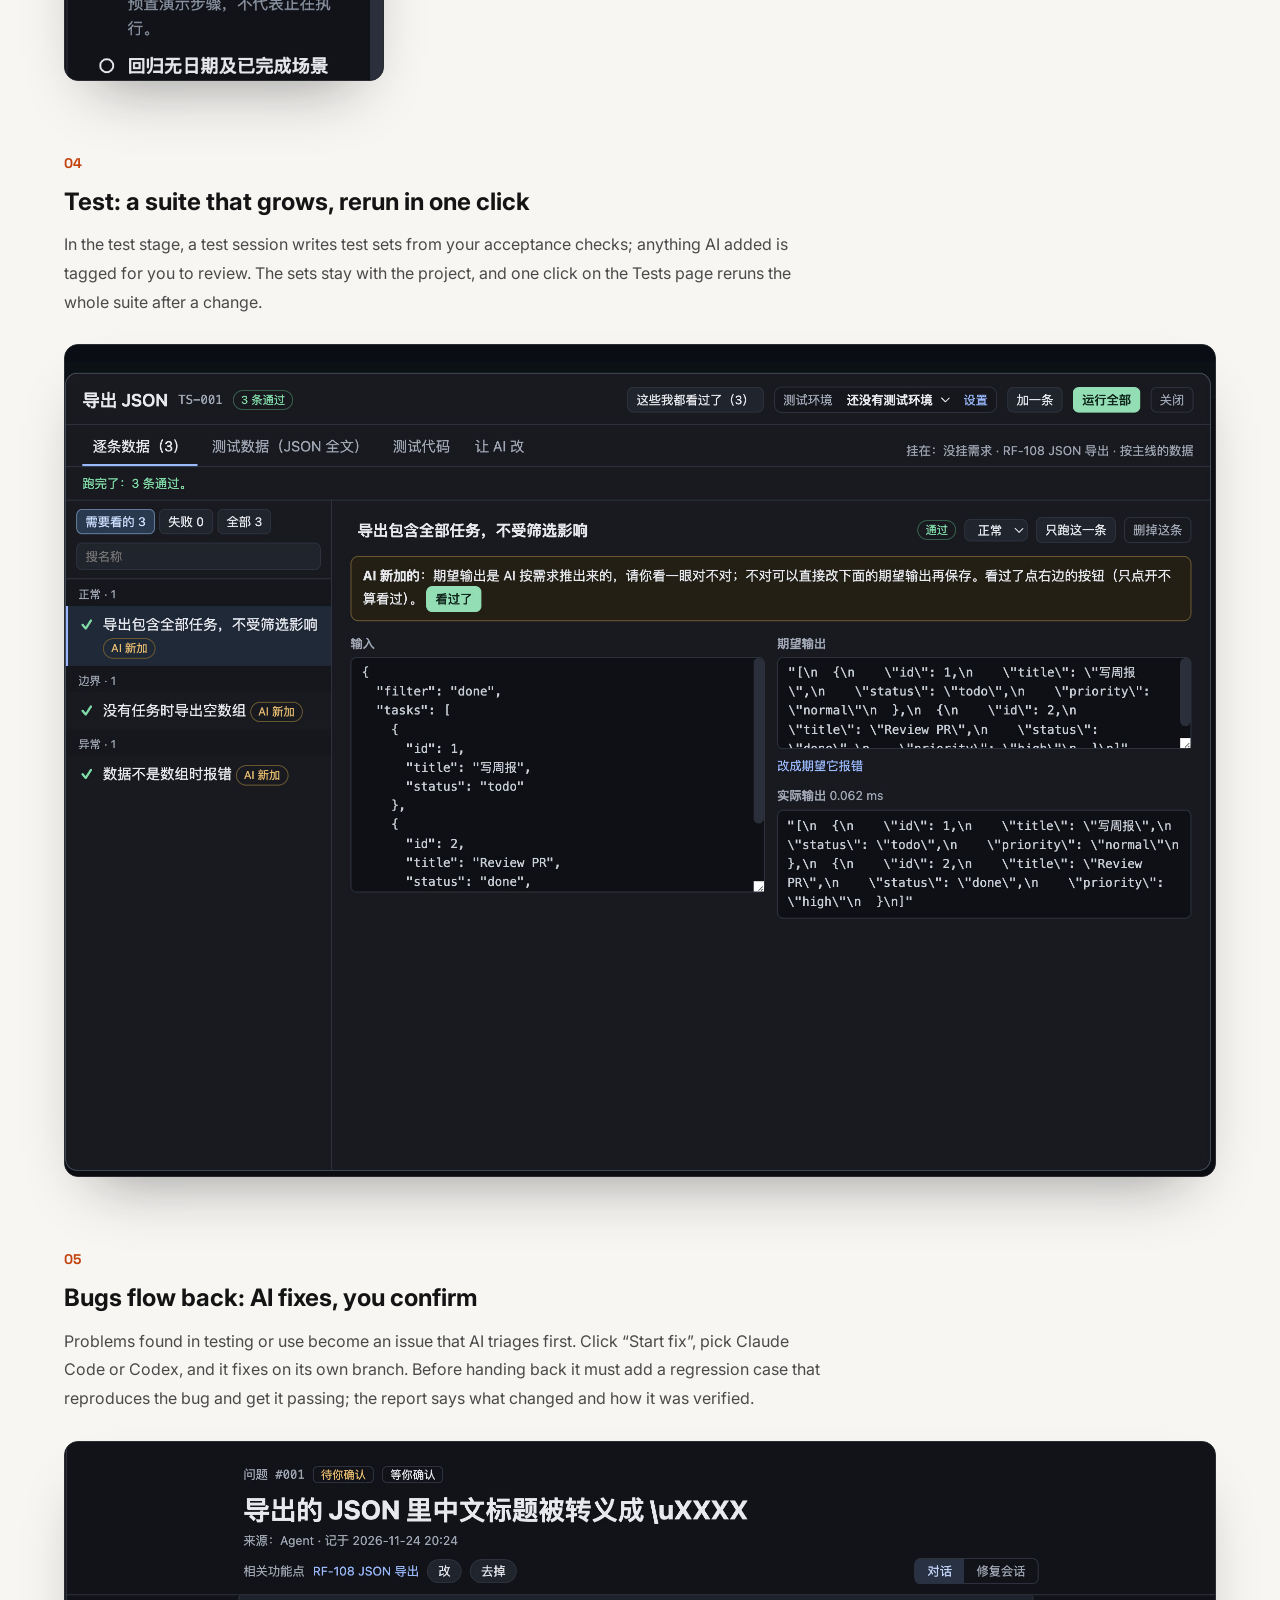
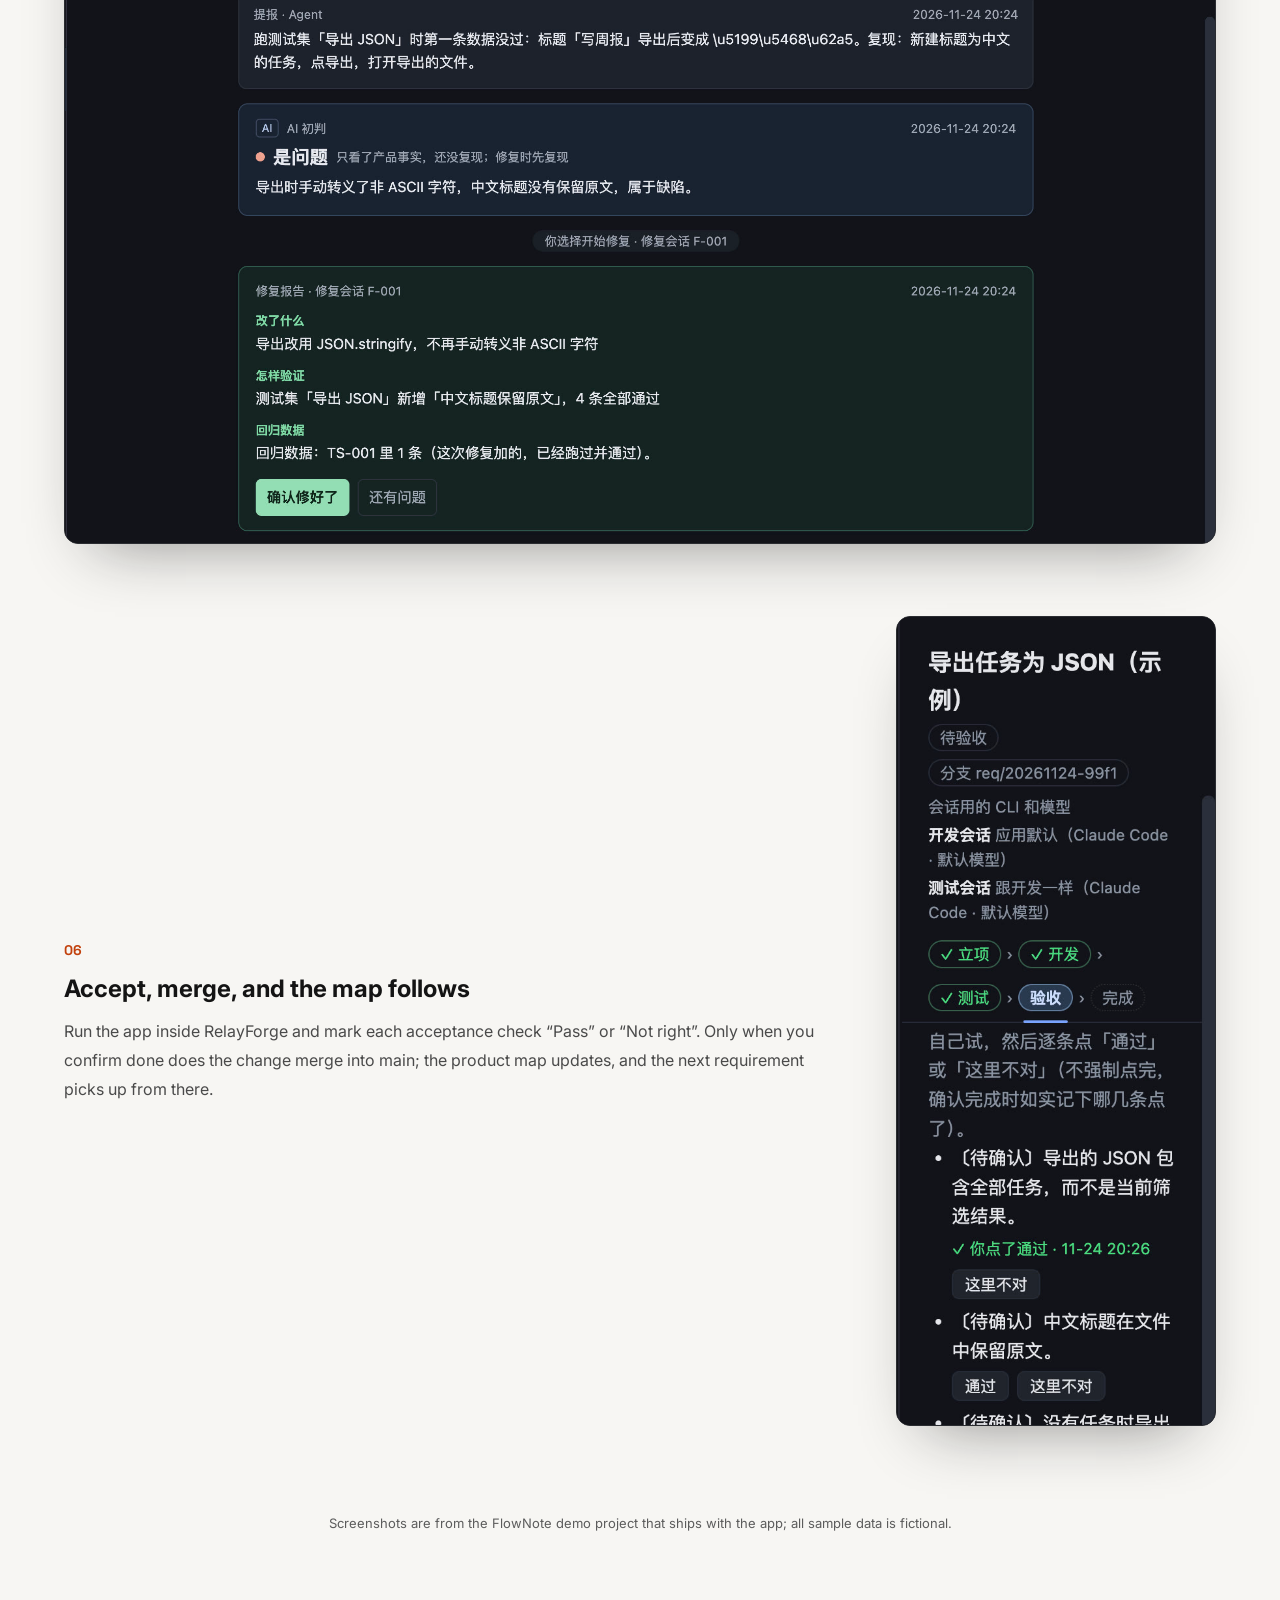
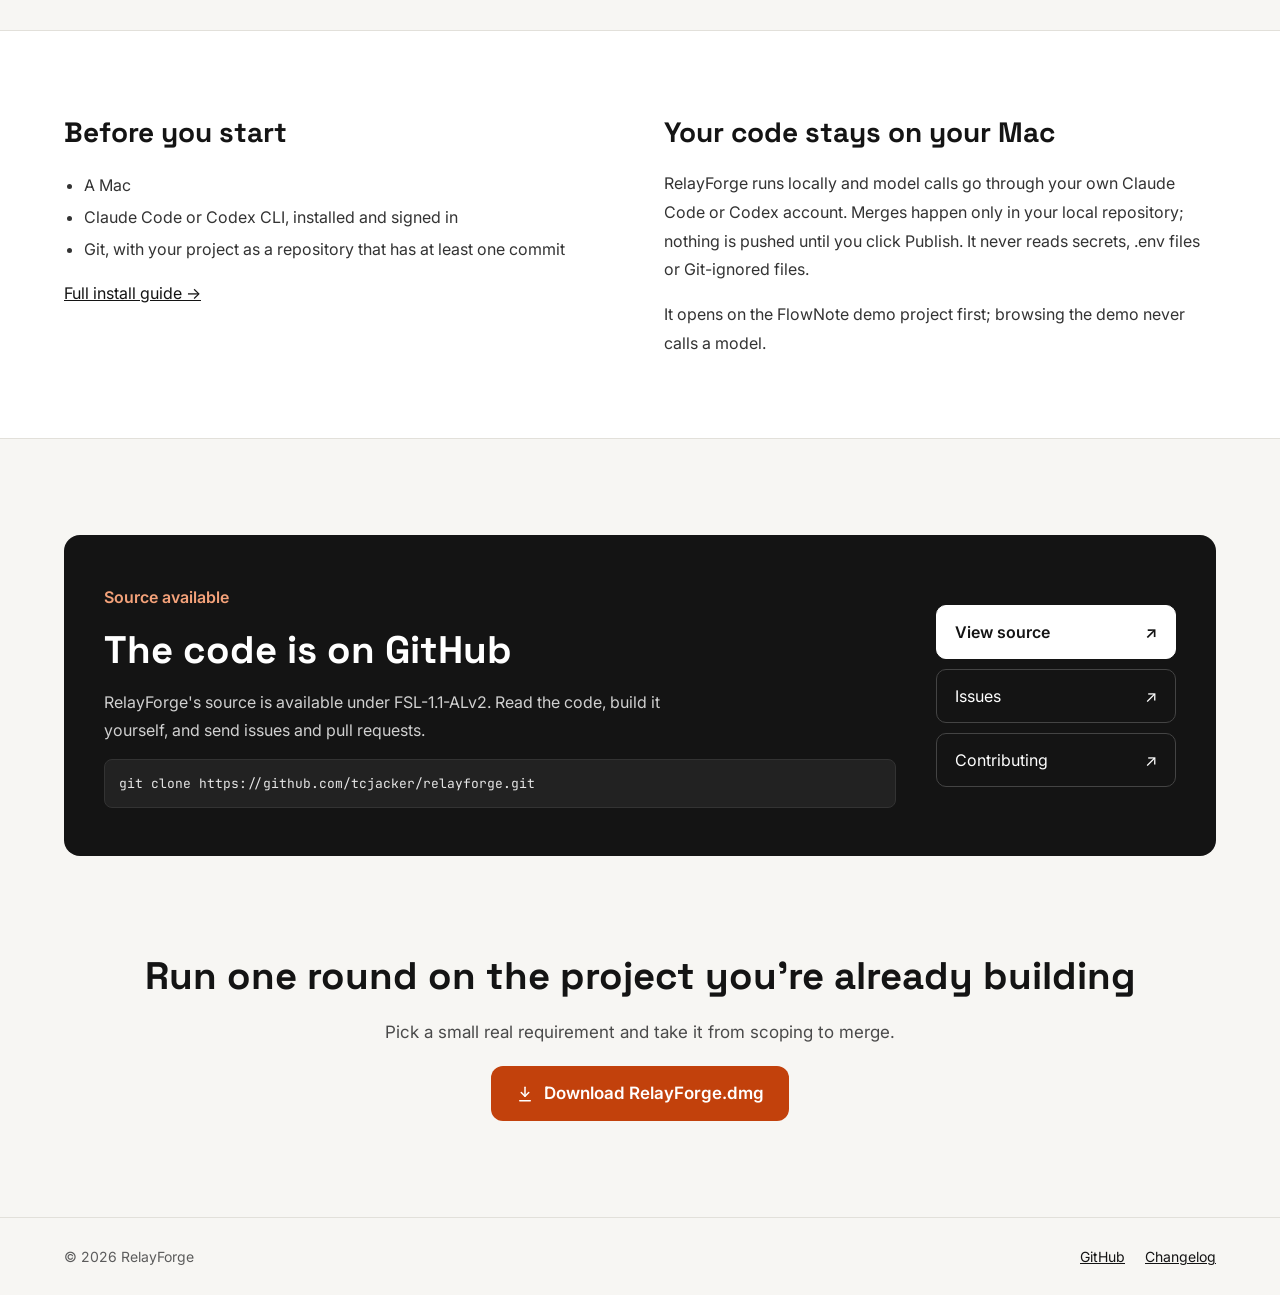
<file: en/index.html>
<!doctype html>
<html lang="en">
<head>
<meta charset="utf-8">
<meta name="viewport" content="width=device-width, initial-scale=1">
<title>RelayForge · Keep your project going — a workbench for continuous development with AI</title>
<meta name="description" content="A demo with Claude Code or Codex is quick; keeping a project going is hard. RelayForge is built for continuous development and plugs into the Claude Code and Codex you already use — no new AI subscription: a branch per requirement that merges only after you accept it, a test suite that grows and reruns in one click after each change, and progress, decisions and the product map you can always look up.">
<link rel="icon" href="/static/logo.svg" type="image/svg+xml">
<link rel="alternate" hreflang="zh-CN" href="https://relayforge.club/">
<link rel="alternate" hreflang="en" href="https://relayforge.club/en">
<link rel="preconnect" href="https://fonts.googleapis.com">
<link rel="stylesheet" href="https://fonts.googleapis.com/css2?family=Inter:wght@400;500;600;700&family=Space+Grotesk:wght@500;700&family=JetBrains+Mono:wght@400;500&display=swap">
<link rel="stylesheet" href="/static/site.css">
<script src="/static/site.js" defer></script>
</head>
<body>
<a class="skip" href="#main">Skip to content</a>
<header class="site-header">
  <nav class="wrap nav" aria-label="Main">
    <a class="brand" href="/en/">
      <span class="brand-mark"><svg width="22" height="22" viewBox="15 25 70 50" aria-hidden="true"><polygon points="50,30 80,30 71,41 42,41" fill="#fff"/><polygon points="38,44 80,44 71,55 30,55" fill="#fff"/><polygon points="27,59 81,59 72,70 19,70" fill="#fff"/></svg></span>
      <span class="brand-name">RelayForge</span>
      
    </a>
    <div class="nav-links">
      <a href="/en/#features">Features</a>
      <a href="/en/#flow">How it works</a>
      <a href="/en/download" >Download</a>
      
      <a href="https://github.com/tcjacker/relayforge"><svg width="16" height="16" viewBox="0 0 24 24" fill="none" stroke="currentColor" stroke-width="1.9" stroke-linecap="round" stroke-linejoin="round" aria-hidden="true"><path d="m8 7-5 5 5 5"/><path d="m16 7 5 5-5 5"/></svg>GitHub</a>
      <a class="lang" href="/" hreflang="zh-CN" aria-label="切换到中文"><svg width="16" height="16" viewBox="0 0 24 24" fill="none" stroke="currentColor" stroke-width="1.8" stroke-linecap="round" stroke-linejoin="round" aria-hidden="true"><circle cx="12" cy="12" r="9"/><path d="M3 12h18"/><path d="M12 3a14 14 0 0 1 0 18"/><path d="M12 3a14 14 0 0 0 0 18"/></svg>中 / <b>EN</b></a>
      <a class="nav-cta" href="/en/download">Download for Mac</a>
    </div>
  </nav>
</header>
<main id="main">

<section class="wrap hero">
  <p class="pill">macOS desktop app · plugs into Claude Code and Codex · no new AI subscription</p>
  <h1><span>AI gets you a demo fast.</span><span>RelayForge keeps your project going.</span></h1>
  <p class="lead">More requirements, more sessions, and every new change risks breaking an old one. RelayForge turns AI development into continuous integration: a branch per requirement that merges only after you accept it, a test suite that keeps growing and reruns in one click after each change, a record of progress and decisions, and a product map that always matches main.</p>
  <div class="actions">
    <a class="btn btn-primary" href="/en/download"><svg width="18" height="18" viewBox="0 0 24 24" fill="none" stroke="currentColor" stroke-width="2" stroke-linecap="round" stroke-linejoin="round" aria-hidden="true"><path d="M12 3v12"/><path d="m7 10 5 5 5-5"/><path d="M5 21h14"/></svg>Download RelayForge.dmg</a>
    <a class="btn btn-ghost" href="https://github.com/tcjacker/relayforge"><svg width="18" height="18" viewBox="0 0 24 24" fill="none" stroke="currentColor" stroke-width="1.9" stroke-linecap="round" stroke-linejoin="round" aria-hidden="true"><path d="m8 7-5 5 5 5"/><path d="m16 7 5 5-5 5"/></svg>View source on GitHub</a>
  </div>
  <p class="meta">v0.1.0 · Requires macOS and Claude Code or Codex</p>
</section>

<section class="wrap preview">
  <figure class="promo">
    <video muted loop playsinline preload="metadata" data-autoplay
           poster="/static/video/relayforge-promo-poster.jpg" aria-label="RelayForge promo: building by chatting with AI, you lose track of last week, re-explain the project, fix one bug and break two features, and watch it touch dozens of files — so you stop trusting it. RelayForge keeps AI development on track: pick up where you left off, let AI make bold changes because nothing reaches main without your OK, make the calls while AI finds and fixes bugs and sets up the test environment, and watch the project get clearer over time. Works with your Claude Code or Codex — no new AI subscription">
      <source src="/static/video/relayforge-promo.mp4" type="video/mp4">
    </video>
    <figcaption class="caption">App screens from the FlowNote demo project that ships with the app; all sample data is fictional. Terminal and change-count shots are illustrations</figcaption>
  </figure>
</section>

<section id="why" class="wrap section section-after-preview">
  <div class="section-head">
    <p class="kicker">Demos are easy. Keeping going is hard.</p>
    <h2 class="h2">Build long enough by chatting with AI, and this happens</h2>
  </div>
  <ol class="cards pains">
    
    <li class="card pain"><span class="pain-num">01</span><h3>Sessions pile up</h3><p>“Continue from yesterday”, “New chat”, “Keep going”… hundreds of sessions, and no telling which belongs to what.</p></li>
    
    <li class="card pain"><span class="pain-num">02</span><h3>History and decisions get lost</h3><p>Why something changed and who decided lives in some old chat — weeks later, you can&#39;t find it.</p></li>
    
    <li class="card pain"><span class="pain-num">03</span><h3>New changes break old features</h3><p>Every session focuses on the task at hand. Nobody checks whether what already worked still does.</p></li>
    
  </ol>
</section>

<section id="features" class="band">
  <div class="wrap section">
    <div class="section-head">
      <p class="kicker">How RelayForge fixes it</p>
      <h2 class="h2">Continuous integration for AI development</h2>
    </div>
    <div class="cards cards-3">
      <div class="card"><svg width="28" height="28" viewBox="0 0 24 24" fill="none" stroke="currentColor" stroke-width="1.8" stroke-linecap="round" stroke-linejoin="round" aria-hidden="true"><circle cx="6" cy="5" r="2"/><circle cx="6" cy="19" r="2"/><circle cx="18" cy="7" r="2"/><path d="M6 7v10"/><path d="M18 9c0 5-6 4-12 8"/></svg><h3>A branch per requirement</h3><p>Each new requirement gets its own branch, worktree and sessions. Sessions are filed under their requirement, stay alive when you switch, and never collide.</p></div>
      <div class="card"><svg width="28" height="28" viewBox="0 0 24 24" fill="none" stroke="currentColor" stroke-width="1.8" stroke-linecap="round" stroke-linejoin="round" aria-hidden="true"><circle cx="6" cy="5" r="2"/><circle cx="6" cy="19" r="2"/><circle cx="18" cy="12" r="2"/><path d="M6 7v10"/><path d="M6 7c0 4 6 5 10 5"/><path d="m3.5 13.5 2.5 2.5 4-4"/></svg><h3>Only accepted work merges</h3><p>You check each item and click “Confirm done” — only then does the change merge. Every commit is tagged with its requirement and session, so you can always trace it back.</p></div>
      <div class="card"><svg width="28" height="28" viewBox="0 0 24 24" fill="none" stroke="currentColor" stroke-width="1.8" stroke-linecap="round" stroke-linejoin="round" aria-hidden="true"><path d="m4 6 2 2 3-3"/><path d="m4 12 2 2 3-3"/><path d="m4 18 2 2 3-3"/><path d="M13 7h7"/><path d="M13 13h7"/><path d="M13 19h7"/></svg><h3>A test suite that grows and reruns</h3><p>AI writes test sets from your acceptance checks. They stay with the project, and one click reruns the whole suite after a change. When a feature is replaced, its tests are marked stale automatically.</p></div>
      <div class="card"><svg width="28" height="28" viewBox="0 0 24 24" fill="none" stroke="currentColor" stroke-width="1.8" stroke-linecap="round" stroke-linejoin="round" aria-hidden="true"><rect x="7" y="7" width="10" height="13" rx="5"/><path d="M9 7a3 3 0 0 1 6 0"/><path d="M3 13h4"/><path d="M17 13h4"/><path d="M4 8l3 2"/><path d="M20 8l-3 2"/><path d="M4 19l3-2"/><path d="M20 19l-3-2"/></svg><h3>Bugs flow back, get fixed, get retested</h3><p>Problems found in testing or use become an issue that AI triages first. Click “Start fix” and Claude Code or Codex fixes it on its own branch, then hands back a report for you to confirm.</p></div>
      <div class="card"><svg width="28" height="28" viewBox="0 0 24 24" fill="none" stroke="currentColor" stroke-width="1.8" stroke-linecap="round" stroke-linejoin="round" aria-hidden="true"><rect x="3" y="4" width="18" height="7" rx="1.5"/><rect x="3" y="13" width="18" height="7" rx="1.5"/><path d="M7 7.5h.01"/><path d="M7 16.5h.01"/><path d="m14 15 3 1.5-3 1.5z"/></svg><h3>AI sets up the test environment</h3><p>AI reads the project and proposes how to start it. Once you approve, launch services and watch logs inside the app — and turn anything wrong into an issue, logs included.</p></div>
      <div class="card"><svg width="28" height="28" viewBox="0 0 24 24" fill="none" stroke="currentColor" stroke-width="1.8" stroke-linecap="round" stroke-linejoin="round" aria-hidden="true"><rect x="3" y="3" width="7" height="7" rx="1"/><rect x="14" y="3" width="7" height="7" rx="1"/><rect x="14" y="14" width="7" height="7" rx="1"/><path d="M10 6.5h4"/><path d="M17.5 10v4"/></svg><h3>Progress, decisions and the map, on record</h3><p>AI records its plan, progress and every change of direction. The product map holds only accepted work, so it always matches main.</p></div>
    </div>
  </div>
</section>

<section id="bring-your-ai" class="wrap">
  <div class="byo">
    <div class="byo-head">
      <p class="kicker">Bring the AI you already use</p>
      <h2 class="h2">Plugs into Claude Code and Codex — no new AI subscription</h2>
      <p>RelayForge has no model of its own and needs no extra AI credits. It runs the Claude Code or Codex you&#39;ve already installed and signed in to, on your own account and plan.</p>
      <div class="byo-tools" aria-hidden="true"><span>Claude Code</span><span>Codex</span></div>
    </div>
    <ul class="byo-points">
      
      <li><h3>Embedded as-is</h3><p>Each build session is the same CLI you know, embedded right next to the requirement.</p></li>
      
      <li><h3>Pick the tool and model per session</h3><p>Choose Claude Code or Codex as the default in Settings, and pick the tool and model again when you start a fix.</p></li>
      
      <li><h3>No new AI bill</h3><p>Background triage and summaries run through the same tool you chose — no other model service involved.</p></li>
      
    </ul>
  </div>
</section>

<section id="flow" class="wrap section">
  <div class="section-head">
    <p class="kicker">How it works</p>
    <h2 class="h2">From opening a project to merging into main, step by step</h2>
  </div>
  
  
  <ol class="walk">
    
    
    <li class="walk-step walk-wide">
      <div class="walk-text">
        <span class="num">01</span>
        <h3>Open your project — AI drafts the product map</h3>
        <p>Open an existing Git repository in RelayForge. AI reads the code first and drafts the product map: which modules exist and which features sit under each. Everything it drafted is marked “to confirm” until you&#39;ve looked it over.</p>
      </div>
      <figure class="walk-shot">
        <a href="/static/shots/step-map.jpg" target="_blank" rel="noopener">
          <img src="/static/shots/step-map.jpg" width="1520" height="624" alt="The product map: modules and features by layer, with AI-drafted items marked to confirm" loading="lazy" decoding="async">
        </a>
      </figure>
    </li>
    
    
    <li class="walk-step walk-tall">
      <div class="walk-text">
        <span class="num">02</span>
        <h3>New requirement: scope it before any code</h3>
        <p>Say what you want in a sentence. The scoping session talks but never edits code: one question at a time, it writes the spec, the features it touches and the acceptance checks into the requirement, with mockups when needed. Work starts only after you approve the scope.</p>
      </div>
      <figure class="walk-shot">
        <a href="/static/shots/step-scope.jpg" target="_blank" rel="noopener">
          <img src="/static/shots/step-scope.jpg" width="244" height="620" alt="A requirement being scoped: its stage, spec, affected features and acceptance checks" loading="lazy" decoding="async">
        </a>
      </figure>
    </li>
    
    
    <li class="walk-step walk-tall">
      <div class="walk-text">
        <span class="num">03</span>
        <h3>Build: every step in view</h3>
        <p>The requirement has its own branch and worktree, and Claude Code or Codex works embedded in the window as-is. Beside it: the plan, progress and changes of direction it records as it goes — no more digging through chat logs.</p>
      </div>
      <figure class="walk-shot">
        <a href="/static/shots/step-build.jpg" target="_blank" rel="noopener">
          <img src="/static/shots/step-build.jpg" width="244" height="620" alt="A requirement in progress: plan 2/4 and the status of each step" loading="lazy" decoding="async">
        </a>
      </figure>
    </li>
    
    
    <li class="walk-step walk-wide">
      <div class="walk-text">
        <span class="num">04</span>
        <h3>Test: a suite that grows, rerun in one click</h3>
        <p>In the test stage, a test session writes test sets from your acceptance checks; anything AI added is tagged for you to review. The sets stay with the project, and one click on the Tests page reruns the whole suite after a change.</p>
      </div>
      <figure class="walk-shot">
        <a href="/static/shots/step-tests.jpg" target="_blank" rel="noopener">
          <img src="/static/shots/step-tests.jpg" width="1124" height="812" alt="The test-set viewer: all 3 cases pass, each tagged as added by AI" loading="lazy" decoding="async">
        </a>
      </figure>
    </li>
    
    
    <li class="walk-step walk-wide">
      <div class="walk-text">
        <span class="num">05</span>
        <h3>Bugs flow back: AI fixes, you confirm</h3>
        <p>Problems found in testing or use become an issue that AI triages first. Click “Start fix”, pick Claude Code or Codex, and it fixes on its own branch. Before handing back it must add a regression case that reproduces the bug and get it passing; the report says what changed and how it was verified.</p>
      </div>
      <figure class="walk-shot">
        <a href="/static/shots/step-fix.jpg" target="_blank" rel="noopener">
          <img src="/static/shots/step-fix.jpg" width="1128" height="688" alt="An issue logged by AI: its triage, the fix report, the regression case and “Confirm fixed”" loading="lazy" decoding="async">
        </a>
      </figure>
    </li>
    
    
    <li class="walk-step walk-tall">
      <div class="walk-text">
        <span class="num">06</span>
        <h3>Accept, merge, and the map follows</h3>
        <p>Run the app inside RelayForge and mark each acceptance check “Pass” or “Not right”. Only when you confirm done does the change merge into main; the product map updates, and the next requirement picks up from there.</p>
      </div>
      <figure class="walk-shot">
        <a href="/static/shots/step-accept.jpg" target="_blank" rel="noopener">
          <img src="/static/shots/step-accept.jpg" width="244" height="620" alt="A requirement awaiting acceptance: checks marked one by one, passed items timestamped" loading="lazy" decoding="async">
        </a>
      </figure>
    </li>
    
  </ol>
  <p class="caption walk-note">Screenshots are from the FlowNote demo project that ships with the app; all sample data is fictional.</p>
</section>

<section class="band">
  <div class="wrap two-col">
    <div>
      <h2 class="h2-sm">Before you start</h2>
      <ul class="bullets">
        <li>A Mac</li>
        <li>Claude Code or Codex CLI, installed and signed in</li>
        <li>Git, with your project as a repository that has at least one commit</li>
      </ul>
      <a href="/en/download#requirements">Full install guide →</a>
    </div>
    <div>
      <h2 class="h2-sm">Your code stays on your Mac</h2>
      <p class="body-text">RelayForge runs locally and model calls go through your own Claude Code or Codex account. Merges happen only in your local repository; nothing is pushed until you click Publish. It never reads secrets, .env files or Git-ignored files.</p>
      <p class="body-text">It opens on the FlowNote demo project first; browsing the demo never calls a model.</p>
    </div>
  </div>
</section>


<section id="opensource" class="wrap">
  <div class="os">
    <div class="os-text">
      <p class="kicker">Source available</p>
      
      <h2 class="h2">The code is on GitHub</h2>
      <p>RelayForge&#39;s source is available under FSL-1.1-ALv2. Read the code, build it yourself, and send issues and pull requests.</p>
      <div class="code">git clone https://github.com/tcjacker/relayforge.git</div>
      
    </div>
    <div class="os-links">
      <a href="https://github.com/tcjacker/relayforge">View source <span aria-hidden="true">↗</span></a>
      <a href="https://github.com/tcjacker/relayforge/issues">Issues <span aria-hidden="true">↗</span></a>
      <a href="https://github.com/tcjacker/relayforge/blob/main/CONTRIBUTING.md">Contributing <span aria-hidden="true">↗</span></a>
    </div>
  </div>
</section>


<section class="wrap cta">
  <h2 class="h2">Run one round on the project you&#39;re already building</h2>
  <p>Pick a small real requirement and take it from scoping to merge.</p>
  <a class="btn btn-primary" href="/en/download"><svg width="18" height="18" viewBox="0 0 24 24" fill="none" stroke="currentColor" stroke-width="2" stroke-linecap="round" stroke-linejoin="round" aria-hidden="true"><path d="M12 3v12"/><path d="m7 10 5 5 5-5"/><path d="M5 21h14"/></svg>Download RelayForge.dmg</a>
</section>

</main>
<footer class="site-footer">
  <div class="wrap footer">
    <span>© 2026 RelayForge</span>
    <nav aria-label="Footer">
      <a href="https://github.com/tcjacker/relayforge">GitHub</a>
      <a href="/en/download#changelog">Changelog</a>
      
    </nav>
  </div>
</footer>
</body>
</html>
</file>
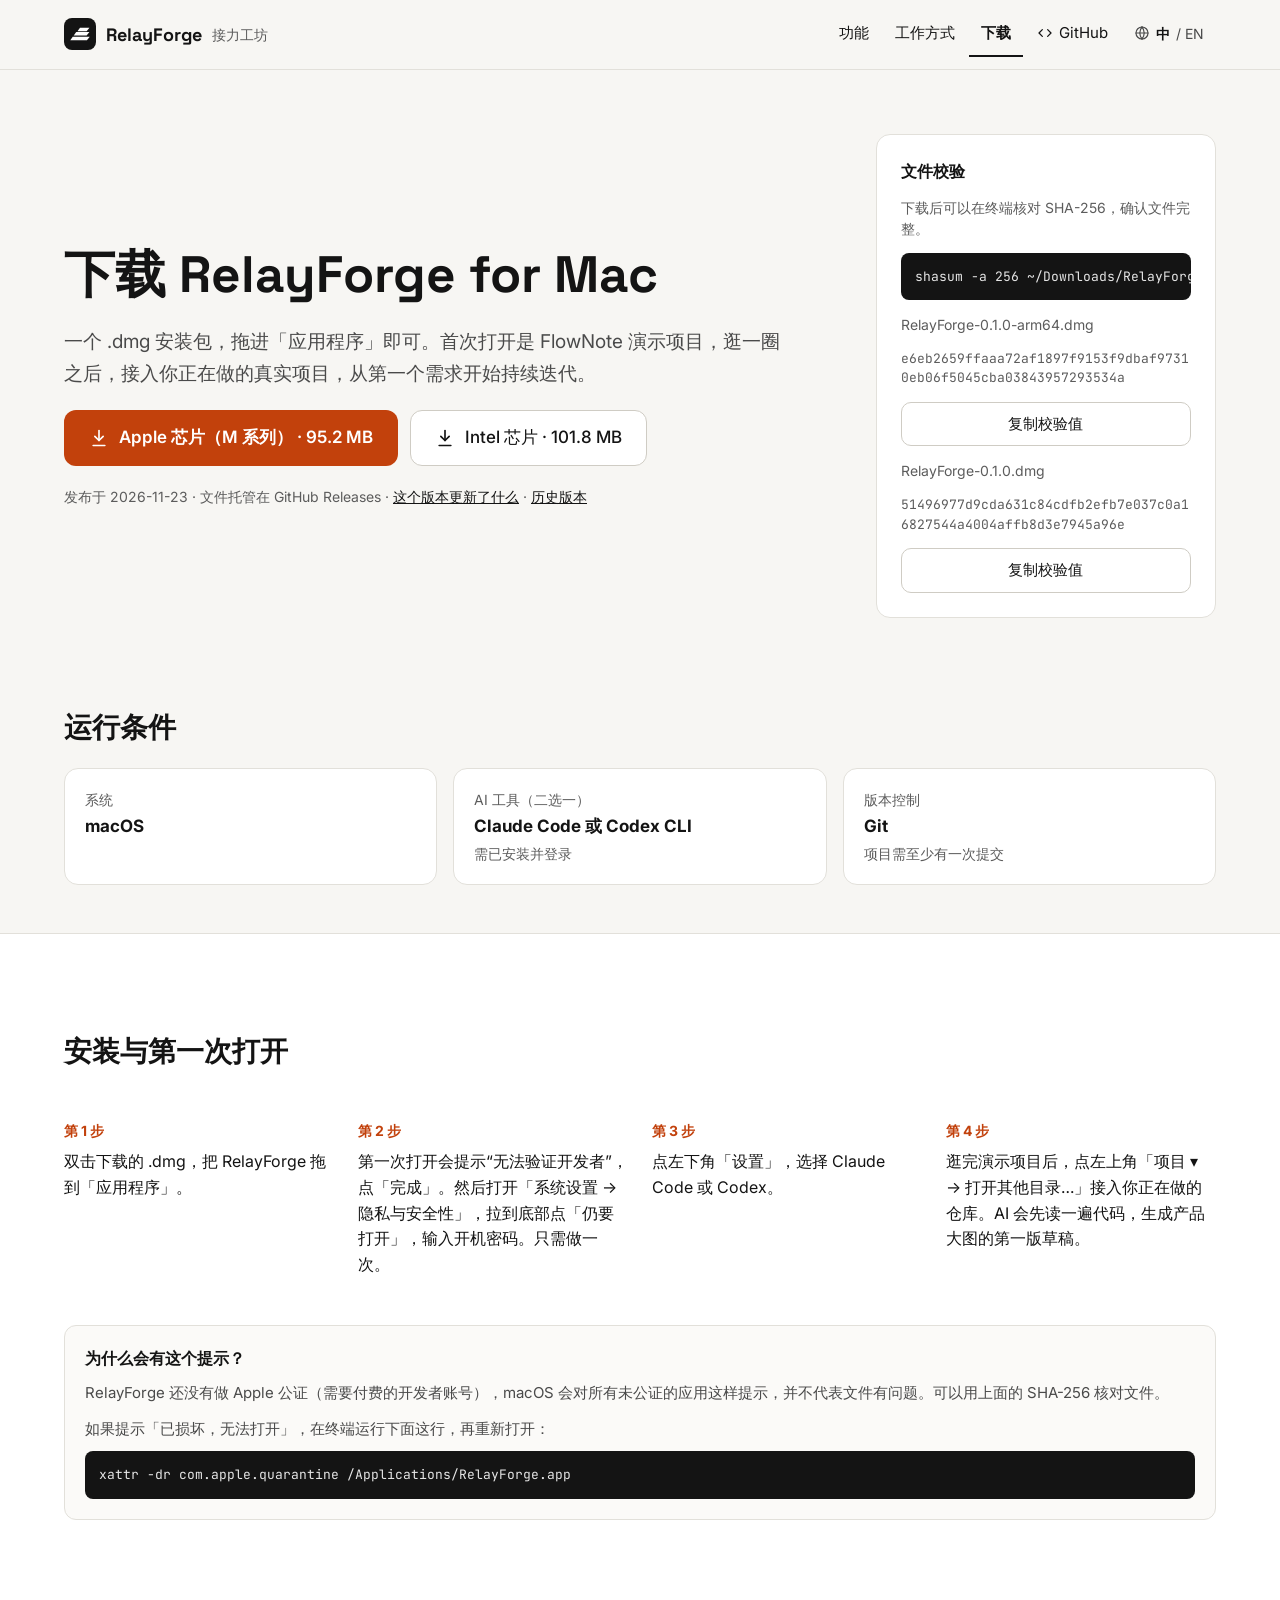
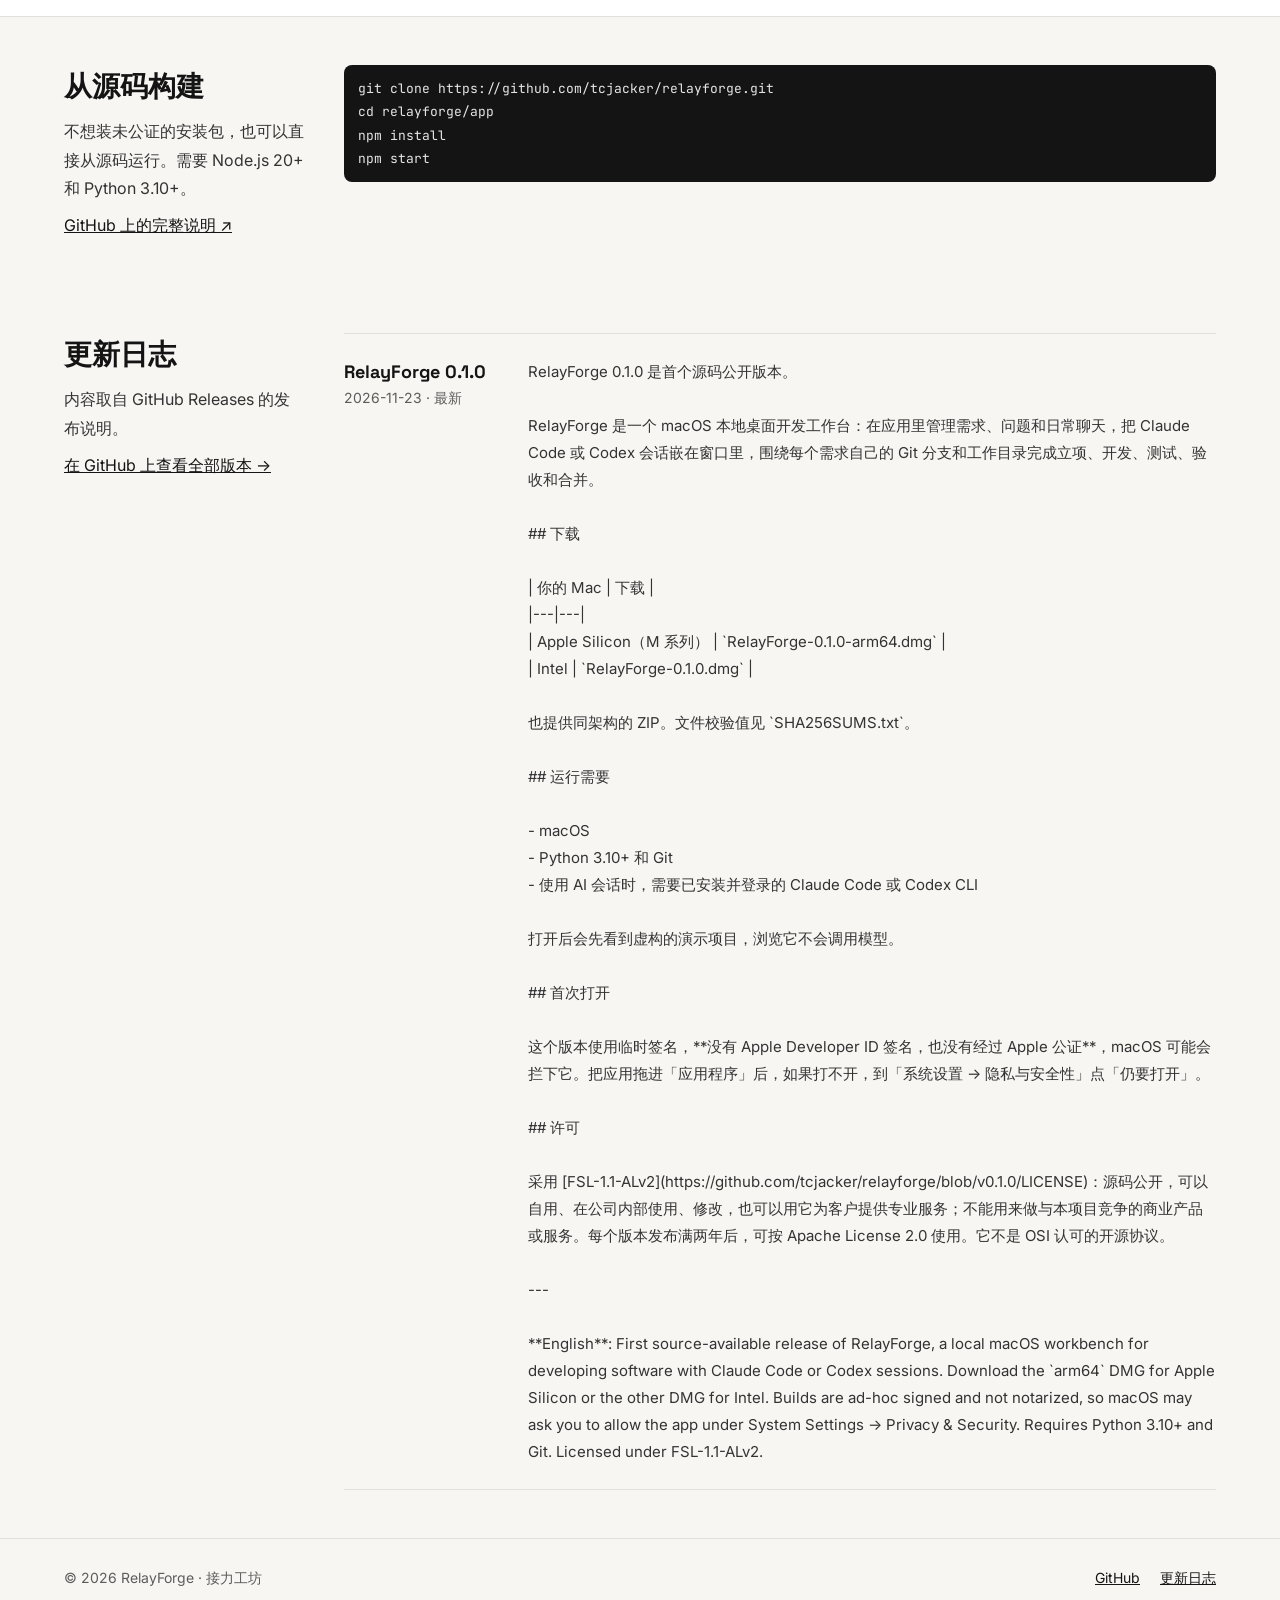
<file: download.html>
<!doctype html>
<html lang="zh-CN">
<head>
<meta charset="utf-8">
<meta name="viewport" content="width=device-width, initial-scale=1">
<title>下载 RelayForge for Mac</title>
<meta name="description" content="用 Claude Code、Codex 做 demo 很快，把项目一直做下去才难。RelayForge 为持续开发而生，无缝接入你已经在用的 Claude Code 和 Codex，不用再订阅新的 AI 套餐：每个需求一条分支，验收通过才合进主线；测试越攒越多、改动后一键整套重跑；进度、决定和产品大图都有据可查。">
<link rel="icon" href="/static/logo.svg" type="image/svg+xml">
<link rel="alternate" hreflang="zh-CN" href="https://relayforge.club/download">
<link rel="alternate" hreflang="en" href="https://relayforge.club/en/download">
<link rel="preconnect" href="https://fonts.googleapis.com">
<link rel="stylesheet" href="https://fonts.googleapis.com/css2?family=Inter:wght@400;500;600;700&family=Space+Grotesk:wght@500;700&family=JetBrains+Mono:wght@400;500&display=swap">
<link rel="stylesheet" href="/static/site.css">
<script src="/static/site.js" defer></script>
</head>
<body>
<a class="skip" href="#main">跳到正文</a>
<header class="site-header">
  <nav class="wrap nav" aria-label="主导航">
    <a class="brand" href="/">
      <span class="brand-mark"><svg width="22" height="22" viewBox="15 25 70 50" aria-hidden="true"><polygon points="50,30 80,30 71,41 42,41" fill="#fff"/><polygon points="38,44 80,44 71,55 30,55" fill="#fff"/><polygon points="27,59 81,59 72,70 19,70" fill="#fff"/></svg></span>
      <span class="brand-name">RelayForge</span>
      <span class="brand-tag">接力工坊</span>
    </a>
    <div class="nav-links">
      <a href="/#features">功能</a>
      <a href="/#flow">工作方式</a>
      <a href="/download" aria-current="page">下载</a>
      
      <a href="https://github.com/tcjacker/relayforge"><svg width="16" height="16" viewBox="0 0 24 24" fill="none" stroke="currentColor" stroke-width="1.9" stroke-linecap="round" stroke-linejoin="round" aria-hidden="true"><path d="m8 7-5 5 5 5"/><path d="m16 7 5 5-5 5"/></svg>GitHub</a>
      <a class="lang" href="/en/download" hreflang="en" aria-label="Switch to English"><svg width="16" height="16" viewBox="0 0 24 24" fill="none" stroke="currentColor" stroke-width="1.8" stroke-linecap="round" stroke-linejoin="round" aria-hidden="true"><circle cx="12" cy="12" r="9"/><path d="M3 12h18"/><path d="M12 3a14 14 0 0 1 0 18"/><path d="M12 3a14 14 0 0 0 0 18"/></svg><b>中</b> / EN</a>
      
    </div>
  </nav>
</header>
<main id="main">

<section class="wrap page-head">
  <div class="main">
    <h1 class="h1">下载 RelayForge for Mac</h1>
    <p class="lead">一个 .dmg 安装包，拖进「应用程序」即可。首次打开是 FlowNote 演示项目，逛一圈之后，接入你正在做的真实项目，从第一个需求开始持续迭代。</p>
    <div class="actions start">
      
      
      <a class="btn btn-primary" href="https://github.com/tcjacker/relayforge/releases/download/v0.1.0/RelayForge-0.1.0-arm64.dmg"><svg width="20" height="20" viewBox="0 0 24 24" fill="none" stroke="currentColor" stroke-width="2" stroke-linecap="round" stroke-linejoin="round" aria-hidden="true"><path d="M12 3v12"/><path d="m7 10 5 5 5-5"/><path d="M5 21h14"/></svg>Apple 芯片（M 系列） · 95.2 MB</a>
      
      <a class="btn btn-ghost" href="https://github.com/tcjacker/relayforge/releases/download/v0.1.0/RelayForge-0.1.0.dmg"><svg width="20" height="20" viewBox="0 0 24 24" fill="none" stroke="currentColor" stroke-width="2" stroke-linecap="round" stroke-linejoin="round" aria-hidden="true"><path d="M12 3v12"/><path d="m7 10 5 5 5-5"/><path d="M5 21h14"/></svg>Intel 芯片 · 101.8 MB</a>
      
      
    </div>
    <p class="small">
      
        发布于 2026-11-23 · 文件托管在 GitHub Releases
        · <a href="#changelog">这个版本更新了什么</a>
         · <a href="https://github.com/tcjacker/relayforge/releases">历史版本</a>
      
    </p>
  </div>
  <div class="side panel">
    <h2 class="h2-xs">文件校验</h2>
    <p class="small">下载后可以在终端核对 SHA-256，确认文件完整。</p>
    <div class="code">shasum -a 256 ~/Downloads/RelayForge-*.dmg</div>
    
    
    <p class="small">RelayForge-0.1.0-arm64.dmg</p>
    <p class="hash" id="sha-arm">e6eb2659ffaaa72af1897f9153f9dbaf97310eb06f5045cba03843957293534a</p>
    <button type="button" class="btn btn-ghost btn-sm" data-copy-from="#sha-arm" data-copied="已复制">复制校验值</button>
    
    <p class="small">RelayForge-0.1.0.dmg</p>
    <p class="hash" id="sha-intel">51496977d9cda631c84cdfb2efb7e037c0a16827544a4004affb8d3e7945a96e</p>
    <button type="button" class="btn btn-ghost btn-sm" data-copy-from="#sha-intel" data-copied="已复制">复制校验值</button>
    
    
  </div>
</section>

<section id="requirements" class="wrap block">
  <h2 class="h2-sm">运行条件</h2>
  <div class="req-grid">
    <div class="panel"><span class="small">系统</span><strong>macOS</strong></div>
    <div class="panel"><span class="small">AI 工具（二选一）</span><strong>Claude Code 或 Codex CLI</strong><span class="small">需已安装并登录</span></div>
    <div class="panel"><span class="small">版本控制</span><strong>Git</strong><span class="small">项目需至少有一次提交</span></div>
  </div>
</section>

<section class="band">
  <div class="wrap section section-tight">
    <h2 class="h2-sm">安装与第一次打开</h2>
    <ol class="install">
      
      <li><span class="num">第 1 步</span><p>双击下载的 .dmg，把 RelayForge 拖到「应用程序」。</p></li>
      
      <li><span class="num">第 2 步</span><p>第一次打开会提示“无法验证开发者”，点「完成」。然后打开「系统设置 → 隐私与安全性」，拉到底部点「仍要打开」，输入开机密码。只需做一次。</p></li>
      
      <li><span class="num">第 3 步</span><p>点左下角「设置」，选择 Claude Code 或 Codex。</p></li>
      
      <li><span class="num">第 4 步</span><p>逛完演示项目后，点左上角「项目 ▾ → 打开其他目录…」接入你正在做的仓库。AI 会先读一遍代码，生成产品大图的第一版草稿。</p></li>
      
    </ol>
    <div class="note">
      <h3 class="h3-sm">为什么会有这个提示？</h3>
      <p>RelayForge 还没有做 Apple 公证（需要付费的开发者账号），macOS 会对所有未公证的应用这样提示，并不代表文件有问题。可以用上面的 SHA-256 核对文件。</p>
      <p>如果提示「已损坏，无法打开」，在终端运行下面这行，再重新打开：</p>
      <div class="code">xattr -dr com.apple.quarantine /Applications/RelayForge.app</div>
    </div>
    
  </div>
</section>


<section id="source" class="wrap block split">
  <div class="aside-col">
    <h2 class="h2-sm">从源码构建</h2>
    <p class="body-text">不想装未公证的安装包，也可以直接从源码运行。需要 Node.js 20+ 和 Python 3.10+。</p>
    <a href="https://github.com/tcjacker/relayforge#readme">GitHub 上的完整说明 ↗</a>
  </div>
  <div class="main-col">
    <div class="code code-lg">git clone https://github.com/tcjacker/relayforge.git
cd relayforge/app
npm install
npm start</div>
  </div>
</section>


<section id="changelog" class="wrap block split">
  <div class="aside-col">
    <h2 class="h2-sm">更新日志</h2>
    <p class="body-text">内容取自 GitHub Releases 的发布说明。</p>
    <a href="https://github.com/tcjacker/relayforge/releases">在 GitHub 上查看全部版本 →</a>
  </div>
  <div class="main-col">
    
    <article class="release">
      <div class="ver">
        <strong>RelayForge 0.1.0</strong>
        <span class="small">2026-11-23 · 最新</span>
      </div>
      <pre class="notes">RelayForge 0.1.0 是首个源码公开版本。

RelayForge 是一个 macOS 本地桌面开发工作台：在应用里管理需求、问题和日常聊天，把 Claude Code 或 Codex 会话嵌在窗口里，围绕每个需求自己的 Git 分支和工作目录完成立项、开发、测试、验收和合并。

## 下载

| 你的 Mac | 下载 |
|---|---|
| Apple Silicon（M 系列） | `RelayForge-0.1.0-arm64.dmg` |
| Intel | `RelayForge-0.1.0.dmg` |

也提供同架构的 ZIP。文件校验值见 `SHA256SUMS.txt`。

## 运行需要

- macOS
- Python 3.10+ 和 Git
- 使用 AI 会话时，需要已安装并登录的 Claude Code 或 Codex CLI

打开后会先看到虚构的演示项目，浏览它不会调用模型。

## 首次打开

这个版本使用临时签名，**没有 Apple Developer ID 签名，也没有经过 Apple 公证**，macOS 可能会拦下它。把应用拖进「应用程序」后，如果打不开，到「系统设置 → 隐私与安全性」点「仍要打开」。

## 许可

采用 [FSL-1.1-ALv2](https://github.com/tcjacker/relayforge/blob/v0.1.0/LICENSE)：源码公开，可以自用、在公司内部使用、修改，也可以用它为客户提供专业服务；不能用来做与本项目竞争的商业产品或服务。每个版本发布满两年后，可按 Apache License 2.0 使用。它不是 OSI 认可的开源协议。

---

**English**: First source-available release of RelayForge, a local macOS workbench for developing software with Claude Code or Codex sessions. Download the `arm64` DMG for Apple Silicon or the other DMG for Intel. Builds are ad-hoc signed and not notarized, so macOS may ask you to allow the app under System Settings → Privacy &amp; Security. Requires Python 3.10+ and Git. Licensed under FSL-1.1-ALv2.</pre>
    </article>
    
  </div>
</section>

</main>
<footer class="site-footer">
  <div class="wrap footer">
    <span>© 2026 RelayForge · 接力工坊</span>
    <nav aria-label="页脚">
      <a href="https://github.com/tcjacker/relayforge">GitHub</a>
      <a href="/download#changelog">更新日志</a>
      
    </nav>
  </div>
</footer>
</body>
</html>
</file>
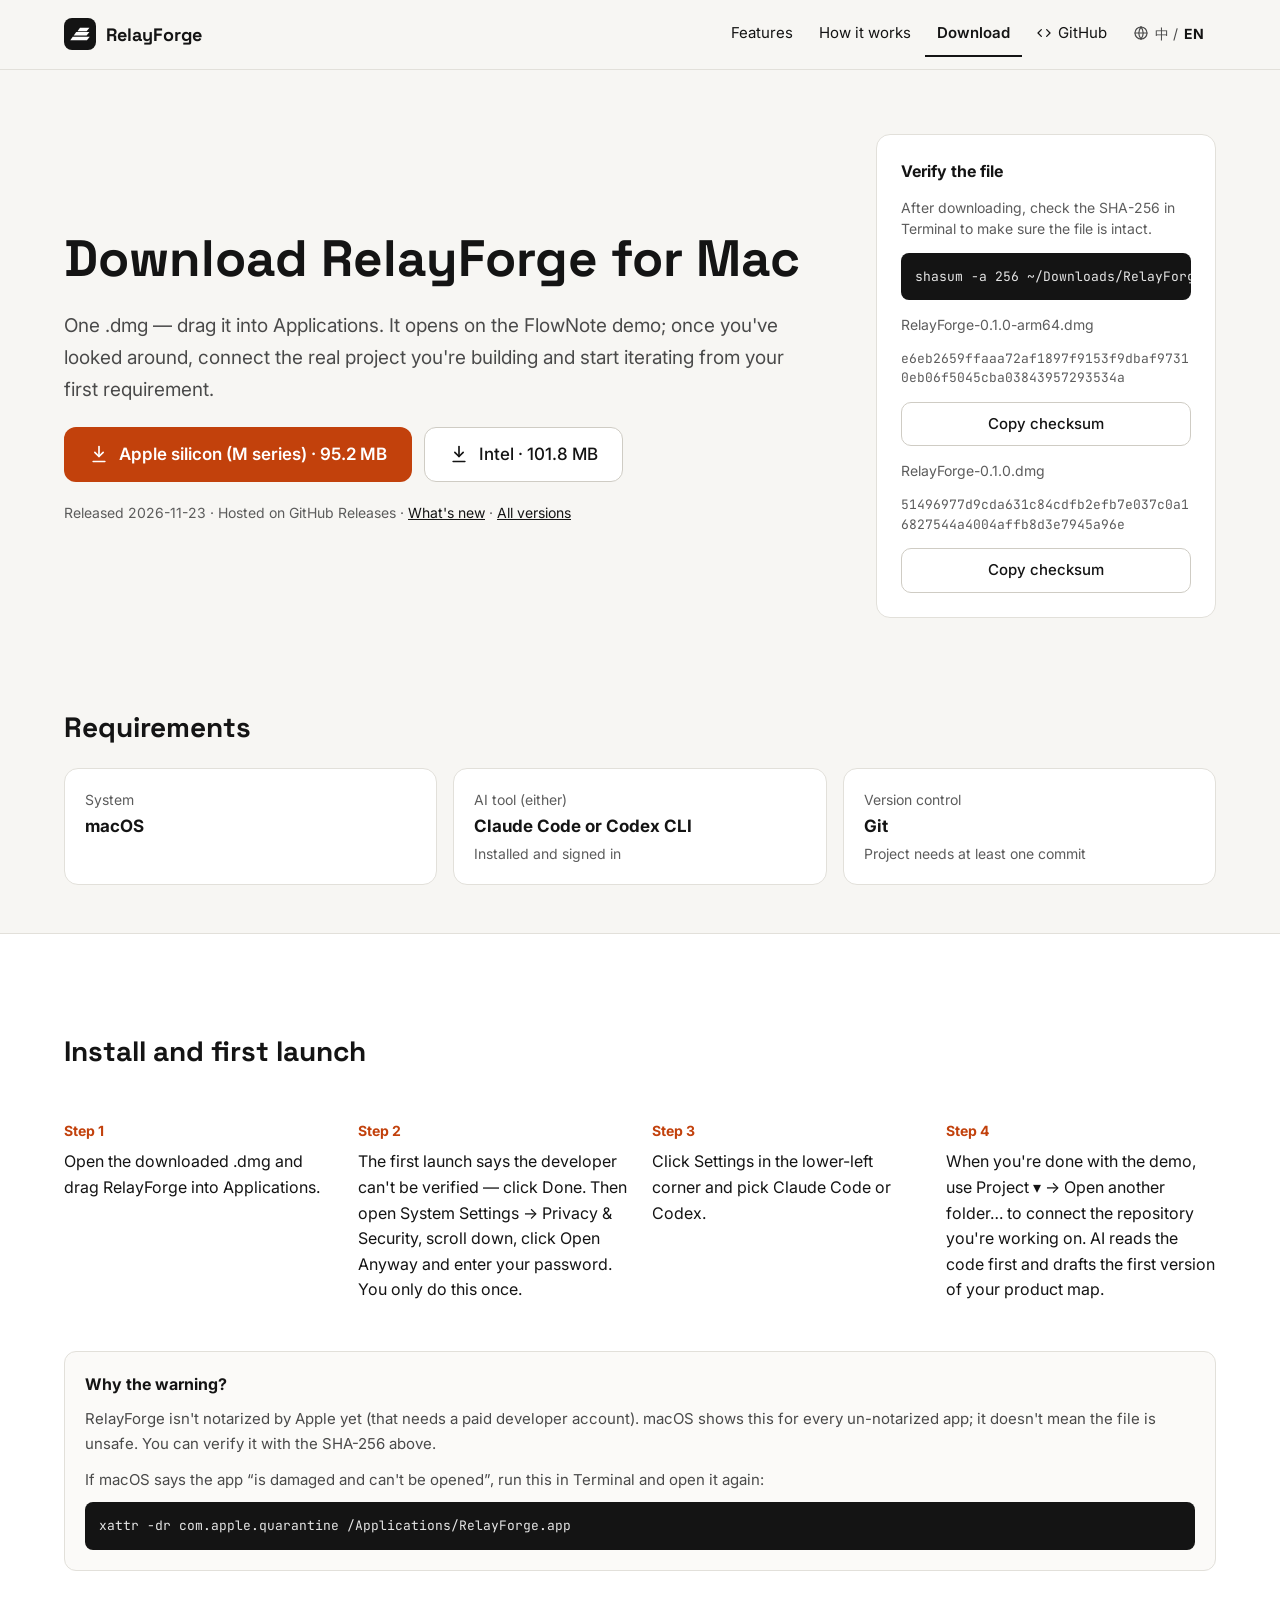
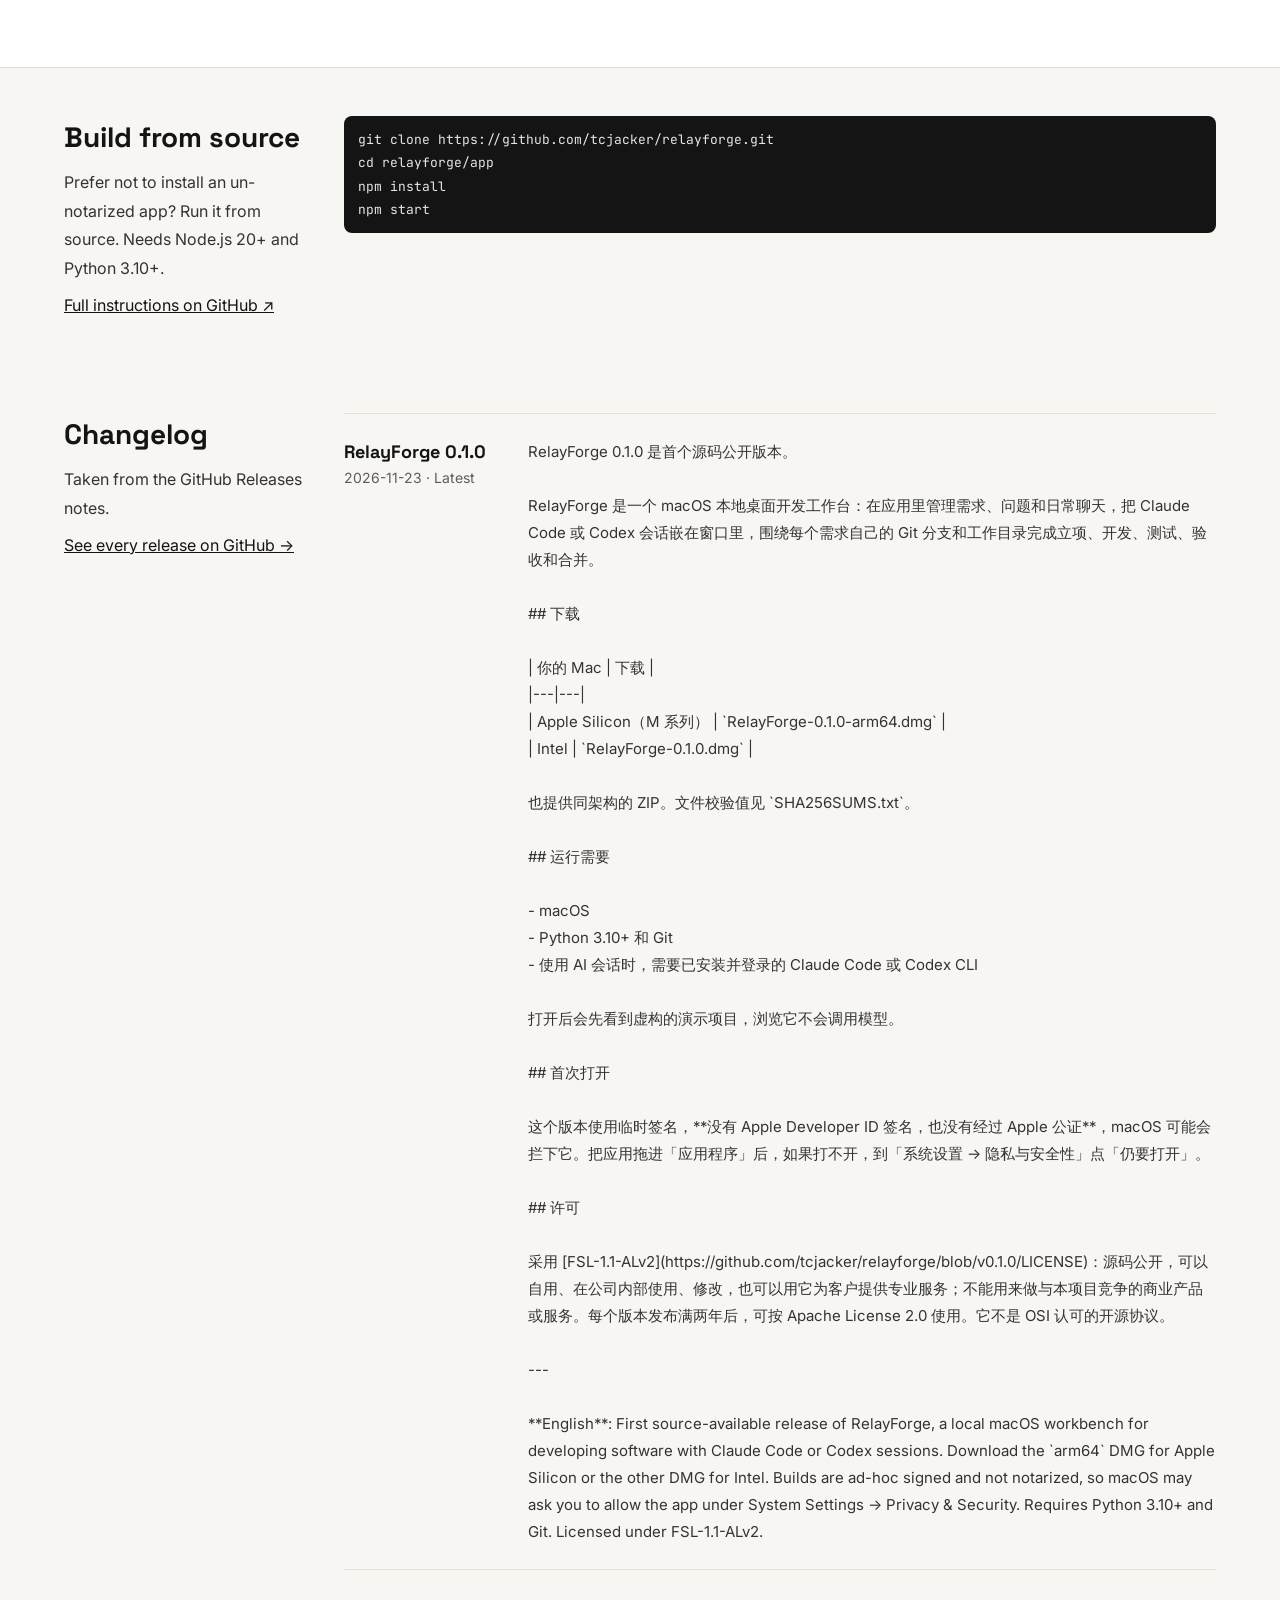
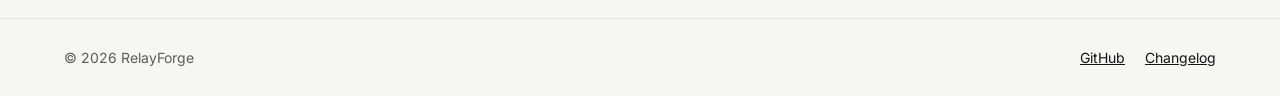
<file: en/download.html>
<!doctype html>
<html lang="en">
<head>
<meta charset="utf-8">
<meta name="viewport" content="width=device-width, initial-scale=1">
<title>Download RelayForge for Mac</title>
<meta name="description" content="A demo with Claude Code or Codex is quick; keeping a project going is hard. RelayForge is built for continuous development and plugs into the Claude Code and Codex you already use — no new AI subscription: a branch per requirement that merges only after you accept it, a test suite that grows and reruns in one click after each change, and progress, decisions and the product map you can always look up.">
<link rel="icon" href="/static/logo.svg" type="image/svg+xml">
<link rel="alternate" hreflang="zh-CN" href="https://relayforge.club/download">
<link rel="alternate" hreflang="en" href="https://relayforge.club/en/download">
<link rel="preconnect" href="https://fonts.googleapis.com">
<link rel="stylesheet" href="https://fonts.googleapis.com/css2?family=Inter:wght@400;500;600;700&family=Space+Grotesk:wght@500;700&family=JetBrains+Mono:wght@400;500&display=swap">
<link rel="stylesheet" href="/static/site.css">
<script src="/static/site.js" defer></script>
</head>
<body>
<a class="skip" href="#main">Skip to content</a>
<header class="site-header">
  <nav class="wrap nav" aria-label="Main">
    <a class="brand" href="/en/">
      <span class="brand-mark"><svg width="22" height="22" viewBox="15 25 70 50" aria-hidden="true"><polygon points="50,30 80,30 71,41 42,41" fill="#fff"/><polygon points="38,44 80,44 71,55 30,55" fill="#fff"/><polygon points="27,59 81,59 72,70 19,70" fill="#fff"/></svg></span>
      <span class="brand-name">RelayForge</span>
      
    </a>
    <div class="nav-links">
      <a href="/en/#features">Features</a>
      <a href="/en/#flow">How it works</a>
      <a href="/en/download" aria-current="page">Download</a>
      
      <a href="https://github.com/tcjacker/relayforge"><svg width="16" height="16" viewBox="0 0 24 24" fill="none" stroke="currentColor" stroke-width="1.9" stroke-linecap="round" stroke-linejoin="round" aria-hidden="true"><path d="m8 7-5 5 5 5"/><path d="m16 7 5 5-5 5"/></svg>GitHub</a>
      <a class="lang" href="/download" hreflang="zh-CN" aria-label="切换到中文"><svg width="16" height="16" viewBox="0 0 24 24" fill="none" stroke="currentColor" stroke-width="1.8" stroke-linecap="round" stroke-linejoin="round" aria-hidden="true"><circle cx="12" cy="12" r="9"/><path d="M3 12h18"/><path d="M12 3a14 14 0 0 1 0 18"/><path d="M12 3a14 14 0 0 0 0 18"/></svg>中 / <b>EN</b></a>
      
    </div>
  </nav>
</header>
<main id="main">

<section class="wrap page-head">
  <div class="main">
    <h1 class="h1">Download RelayForge for Mac</h1>
    <p class="lead">One .dmg — drag it into Applications. It opens on the FlowNote demo; once you&#39;ve looked around, connect the real project you&#39;re building and start iterating from your first requirement.</p>
    <div class="actions start">
      
      
      <a class="btn btn-primary" href="https://github.com/tcjacker/relayforge/releases/download/v0.1.0/RelayForge-0.1.0-arm64.dmg"><svg width="20" height="20" viewBox="0 0 24 24" fill="none" stroke="currentColor" stroke-width="2" stroke-linecap="round" stroke-linejoin="round" aria-hidden="true"><path d="M12 3v12"/><path d="m7 10 5 5 5-5"/><path d="M5 21h14"/></svg>Apple silicon (M series) · 95.2 MB</a>
      
      <a class="btn btn-ghost" href="https://github.com/tcjacker/relayforge/releases/download/v0.1.0/RelayForge-0.1.0.dmg"><svg width="20" height="20" viewBox="0 0 24 24" fill="none" stroke="currentColor" stroke-width="2" stroke-linecap="round" stroke-linejoin="round" aria-hidden="true"><path d="M12 3v12"/><path d="m7 10 5 5 5-5"/><path d="M5 21h14"/></svg>Intel · 101.8 MB</a>
      
      
    </div>
    <p class="small">
      
        Released 2026-11-23 · Hosted on GitHub Releases
        · <a href="#changelog">What&#39;s new</a>
         · <a href="https://github.com/tcjacker/relayforge/releases">All versions</a>
      
    </p>
  </div>
  <div class="side panel">
    <h2 class="h2-xs">Verify the file</h2>
    <p class="small">After downloading, check the SHA-256 in Terminal to make sure the file is intact.</p>
    <div class="code">shasum -a 256 ~/Downloads/RelayForge-*.dmg</div>
    
    
    <p class="small">RelayForge-0.1.0-arm64.dmg</p>
    <p class="hash" id="sha-arm">e6eb2659ffaaa72af1897f9153f9dbaf97310eb06f5045cba03843957293534a</p>
    <button type="button" class="btn btn-ghost btn-sm" data-copy-from="#sha-arm" data-copied="Copied">Copy checksum</button>
    
    <p class="small">RelayForge-0.1.0.dmg</p>
    <p class="hash" id="sha-intel">51496977d9cda631c84cdfb2efb7e037c0a16827544a4004affb8d3e7945a96e</p>
    <button type="button" class="btn btn-ghost btn-sm" data-copy-from="#sha-intel" data-copied="Copied">Copy checksum</button>
    
    
  </div>
</section>

<section id="requirements" class="wrap block">
  <h2 class="h2-sm">Requirements</h2>
  <div class="req-grid">
    <div class="panel"><span class="small">System</span><strong>macOS</strong></div>
    <div class="panel"><span class="small">AI tool (either)</span><strong>Claude Code or Codex CLI</strong><span class="small">Installed and signed in</span></div>
    <div class="panel"><span class="small">Version control</span><strong>Git</strong><span class="small">Project needs at least one commit</span></div>
  </div>
</section>

<section class="band">
  <div class="wrap section section-tight">
    <h2 class="h2-sm">Install and first launch</h2>
    <ol class="install">
      
      <li><span class="num">Step 1</span><p>Open the downloaded .dmg and drag RelayForge into Applications.</p></li>
      
      <li><span class="num">Step 2</span><p>The first launch says the developer can&#39;t be verified — click Done. Then open System Settings → Privacy &amp; Security, scroll down, click Open Anyway and enter your password. You only do this once.</p></li>
      
      <li><span class="num">Step 3</span><p>Click Settings in the lower-left corner and pick Claude Code or Codex.</p></li>
      
      <li><span class="num">Step 4</span><p>When you&#39;re done with the demo, use Project ▾ → Open another folder… to connect the repository you&#39;re working on. AI reads the code first and drafts the first version of your product map.</p></li>
      
    </ol>
    <div class="note">
      <h3 class="h3-sm">Why the warning?</h3>
      <p>RelayForge isn&#39;t notarized by Apple yet (that needs a paid developer account). macOS shows this for every un-notarized app; it doesn&#39;t mean the file is unsafe. You can verify it with the SHA-256 above.</p>
      <p>If macOS says the app “is damaged and can&#39;t be opened”, run this in Terminal and open it again:</p>
      <div class="code">xattr -dr com.apple.quarantine /Applications/RelayForge.app</div>
    </div>
    
  </div>
</section>


<section id="source" class="wrap block split">
  <div class="aside-col">
    <h2 class="h2-sm">Build from source</h2>
    <p class="body-text">Prefer not to install an un-notarized app? Run it from source. Needs Node.js 20+ and Python 3.10+.</p>
    <a href="https://github.com/tcjacker/relayforge#readme">Full instructions on GitHub ↗</a>
  </div>
  <div class="main-col">
    <div class="code code-lg">git clone https://github.com/tcjacker/relayforge.git
cd relayforge/app
npm install
npm start</div>
  </div>
</section>


<section id="changelog" class="wrap block split">
  <div class="aside-col">
    <h2 class="h2-sm">Changelog</h2>
    <p class="body-text">Taken from the GitHub Releases notes.</p>
    <a href="https://github.com/tcjacker/relayforge/releases">See every release on GitHub →</a>
  </div>
  <div class="main-col">
    
    <article class="release">
      <div class="ver">
        <strong>RelayForge 0.1.0</strong>
        <span class="small">2026-11-23 · Latest</span>
      </div>
      <pre class="notes">RelayForge 0.1.0 是首个源码公开版本。

RelayForge 是一个 macOS 本地桌面开发工作台：在应用里管理需求、问题和日常聊天，把 Claude Code 或 Codex 会话嵌在窗口里，围绕每个需求自己的 Git 分支和工作目录完成立项、开发、测试、验收和合并。

## 下载

| 你的 Mac | 下载 |
|---|---|
| Apple Silicon（M 系列） | `RelayForge-0.1.0-arm64.dmg` |
| Intel | `RelayForge-0.1.0.dmg` |

也提供同架构的 ZIP。文件校验值见 `SHA256SUMS.txt`。

## 运行需要

- macOS
- Python 3.10+ 和 Git
- 使用 AI 会话时，需要已安装并登录的 Claude Code 或 Codex CLI

打开后会先看到虚构的演示项目，浏览它不会调用模型。

## 首次打开

这个版本使用临时签名，**没有 Apple Developer ID 签名，也没有经过 Apple 公证**，macOS 可能会拦下它。把应用拖进「应用程序」后，如果打不开，到「系统设置 → 隐私与安全性」点「仍要打开」。

## 许可

采用 [FSL-1.1-ALv2](https://github.com/tcjacker/relayforge/blob/v0.1.0/LICENSE)：源码公开，可以自用、在公司内部使用、修改，也可以用它为客户提供专业服务；不能用来做与本项目竞争的商业产品或服务。每个版本发布满两年后，可按 Apache License 2.0 使用。它不是 OSI 认可的开源协议。

---

**English**: First source-available release of RelayForge, a local macOS workbench for developing software with Claude Code or Codex sessions. Download the `arm64` DMG for Apple Silicon or the other DMG for Intel. Builds are ad-hoc signed and not notarized, so macOS may ask you to allow the app under System Settings → Privacy &amp; Security. Requires Python 3.10+ and Git. Licensed under FSL-1.1-ALv2.</pre>
    </article>
    
  </div>
</section>

</main>
<footer class="site-footer">
  <div class="wrap footer">
    <span>© 2026 RelayForge</span>
    <nav aria-label="Footer">
      <a href="https://github.com/tcjacker/relayforge">GitHub</a>
      <a href="/en/download#changelog">Changelog</a>
      
    </nav>
  </div>
</footer>
</body>
</html>
</file>
<file: static/site.css>
:root {
  --ground: #F7F6F3;
  --surface: #FFFFFF;
  --surface-2: #FBFAF8;
  --ink: #141414;
  --ink-2: #333333;
  --muted: #4A4A4A;
  --muted-2: #5C5C5C;
  --line: #E2E0DA;
  --line-2: #CFCCC4;
  --accent: #C2410C;
  --accent-ink: #FFFFFF;
  --dark: #141414;
  --dark-2: #222222;
  --dark-text: #D0D0D0;
  --ok-bg: #E1F0E6; --ok: #1F5F38;
  --warn-bg: #FDEBD8; --warn: #8A2E07;
  --info-bg: #DCE7FB; --info: #1E3A8A;
  --mono: "JetBrains Mono", ui-monospace, SFMono-Regular, Menlo, monospace;
  --display: "Space Grotesk", "Noto Sans SC", "PingFang SC", sans-serif;
  --sans: Inter, "Noto Sans SC", "PingFang SC", system-ui, sans-serif;
}

* { box-sizing: border-box; }
html { -webkit-text-size-adjust: 100%; }
body { margin: 0; background: var(--ground); color: var(--ink); font-family: var(--sans); line-height: 1.5; }
a { color: var(--ink); }
a:hover { color: var(--accent); }
img { max-width: 100%; }
h1, h2, h3 { margin: 0; }
p { margin: 0; }
:focus-visible { outline: 2px solid var(--accent); outline-offset: 2px; }

.skip { position: absolute; left: -9999px; }
.skip:focus { left: 16px; top: 16px; z-index: 10; background: var(--surface); padding: 8px 12px; border-radius: 8px; }
.sr-only { position: absolute; width: 1px; height: 1px; overflow: hidden; clip: rect(0 0 0 0); white-space: nowrap; }

.wrap { max-width: 1200px; margin: 0 auto; padding-left: 24px; padding-right: 24px; }
@media (max-width: 480px) { .wrap { padding-left: 16px; padding-right: 16px; } }

/* 导航 */
.site-header { border-bottom: 1px solid var(--line); background: var(--ground); }
.nav { display: flex; flex-wrap: wrap; align-items: center; justify-content: space-between; gap: 8px 16px; padding-top: 12px; padding-bottom: 12px; }
.brand { display: flex; align-items: center; gap: 10px; text-decoration: none; color: var(--ink); min-height: 44px; }
.brand-mark { width: 32px; height: 32px; border-radius: 8px; background: var(--dark); display: flex; align-items: center; justify-content: center; flex: none; }
.brand-name { font-family: var(--display); font-weight: 700; font-size: 18px; }
.brand-tag { font-size: 14px; color: var(--muted-2); }
.nav-links { display: flex; flex-wrap: wrap; align-items: center; gap: 2px; }
.nav-links a { padding: 10px 12px; min-height: 44px; display: inline-flex; align-items: center; gap: 6px; font-size: 15px; text-decoration: none; border-bottom: 2px solid transparent; }
.nav-links a[aria-current="page"] { font-weight: 600; border-bottom-color: var(--ink); }
.nav-links .lang { font-size: 14px; color: var(--muted); }
.nav-links .lang b { color: var(--ink); }
.nav-links .nav-cta { margin-left: 6px; padding: 10px 16px; border-radius: 10px; background: var(--dark); color: #fff; font-weight: 600; border: 0; }
.nav-links .nav-cta:hover { color: #fff; background: #000; }

/* 按钮 */
.btn { display: inline-flex; align-items: center; justify-content: center; gap: 10px; padding: 14px 24px; min-height: 52px; border-radius: 12px; font: inherit; font-size: 17px; font-weight: 600; text-decoration: none; cursor: pointer; border: 1px solid transparent; }
.btn-primary { background: var(--accent); color: var(--accent-ink); }
.btn-primary:hover { background: #9A3412; color: #fff; }
.btn-ghost { background: var(--surface); color: var(--ink); border-color: var(--line-2); font-weight: 500; }
.btn-dark { background: var(--dark); color: #fff; }
.btn-dark:hover { color: #fff; background: #000; }
.btn-sm { padding: 10px 16px; min-height: 44px; font-size: 15px; border-radius: 10px; }

/* 首页 */
.hero { padding-top: 88px; padding-bottom: 48px; display: flex; flex-direction: column; align-items: center; text-align: center; gap: 24px; }
.pill { display: inline-flex; padding: 6px 12px; border: 1px solid var(--line); border-radius: 999px; font-size: 13px; color: var(--muted-2); background: var(--surface); }
.hero h1 { font-family: var(--display); font-size: clamp(2.2rem, 5vw, 4rem); line-height: 1.15; max-width: 900px; }
.hero h1 span { display: block; }
.lead { font-size: 19px; line-height: 1.7; color: var(--muted); max-width: 720px; }
.actions { display: flex; flex-wrap: wrap; gap: 12px; justify-content: center; }
.meta { font-size: 13px; color: var(--muted-2); }
.actions.start { justify-content: flex-start; }
.block { padding-top: 48px; padding-bottom: 48px; }
.section-tight { padding-top: 72px; padding-bottom: 72px; gap: 28px; }
.h2-xs { font-size: 16px; }
.h3-sm { font-size: 16px; }
.code-lg { padding: 18px 20px; font-size: 14px; line-height: 2; border-radius: 12px; }
#requirements .h2-sm { margin-bottom: 20px; }
.page-intro { padding-top: 56px; padding-bottom: 24px; display: flex; flex-direction: column; gap: 12px; }
.done .body-text .btn-sm { margin-left: 8px; min-height: 36px; padding: 6px 12px; font-size: 14px; vertical-align: middle; }

.preview { padding-bottom: 96px; }
.promo { margin: 0; }
.promo video { display: block; width: 100%; height: auto; aspect-ratio: 16 / 9; border-radius: 14px; border: 1px solid #2A2C31; background: #0E1014; box-shadow: 0 30px 60px -30px rgba(20,20,20,.45); }
.caption { margin-top: 12px; font-size: 13px; color: var(--muted-2); text-align: center; }

.band { background: var(--surface); border-top: 1px solid var(--line); border-bottom: 1px solid var(--line); }
.section { padding-top: 96px; padding-bottom: 96px; display: flex; flex-direction: column; gap: 48px; }
.section-head { display: flex; flex-direction: column; gap: 12px; max-width: 720px; }
.kicker { font-size: 14px; font-weight: 600; color: var(--accent); }
.h2 { font-family: var(--display); font-size: clamp(1.7rem, 3vw, 2.6rem); line-height: 1.25; }
.cards { display: grid; grid-template-columns: repeat(auto-fit, minmax(260px, 1fr)); gap: 24px; }
.cards-3 { grid-template-columns: repeat(3, minmax(0, 1fr)); }
@media (max-width: 960px) { .cards-3 { grid-template-columns: repeat(2, minmax(0, 1fr)); } }
@media (max-width: 600px) { .cards-3 { grid-template-columns: 1fr; } }
.card { padding: 28px; border-radius: 14px; border: 1px solid var(--line); display: flex; flex-direction: column; gap: 12px; background: var(--surface); }
.card h3 { font-size: 20px; }
.card p { font-size: 16px; line-height: 1.7; color: var(--muted); }

.section-after-preview { padding-top: 24px; }
.byo { margin-top: 96px; border-radius: 16px; background: var(--dark); color: #F2F2F2; padding: 48px 40px; display: flex; flex-wrap: wrap; gap: 40px; }
@media (max-width: 480px) { .byo { padding: 32px 20px; } }
.byo-head { flex: 999 1 440px; min-width: 0; display: flex; flex-direction: column; gap: 16px; }
.byo-head .kicker { color: #F4A27A; }
.byo-head .h2 { color: #fff; }
.byo-head p { font-size: 16px; line-height: 1.8; color: var(--dark-text); max-width: 620px; }
.byo-tools { display: flex; flex-wrap: wrap; gap: 12px; margin-top: 4px; }
.byo-tools span { padding: 10px 20px; border-radius: 999px; border: 1px solid #F4A27A; color: #fff; font-weight: 600; background: rgba(244,162,122,.10); }
.byo-points { flex: 1 1 320px; min-width: 0; margin: 0; padding: 0; list-style: none; display: flex; flex-direction: column; gap: 18px; }
.byo-points li { padding: 18px 20px; border-radius: 12px; border: 1px solid #333; background: var(--dark-2); }
.byo-points h3 { font-size: 17px; color: #fff; margin-bottom: 6px; }
.byo-points p { font-size: 15px; line-height: 1.7; color: var(--dark-text); }
.pains { margin: 0; padding: 0; list-style: none; }
.card.pain { background: transparent; border-color: #E5D3C8; }
.pain-num { font-family: var(--display); font-size: 14px; font-weight: 700; color: #9A3412; }
.steps { margin: 0; padding: 0; list-style: none; display: grid; grid-template-columns: repeat(auto-fit, minmax(230px, 1fr)); border: 1px solid var(--line); border-radius: 14px; background: var(--surface); overflow: hidden; }
.steps li { padding: 28px; display: flex; flex-direction: column; gap: 10px; border-right: 1px solid var(--line); border-bottom: 1px solid var(--line); margin: 0 -1px -1px 0; }
.steps .num { font-family: var(--display); font-size: 14px; font-weight: 700; color: var(--accent); }
.steps h3 { font-size: 19px; }
.steps p { font-size: 15px; line-height: 1.7; color: var(--muted); }

.two-col { padding-top: 80px; padding-bottom: 80px; display: grid; grid-template-columns: repeat(auto-fit, minmax(300px, 1fr)); gap: 48px; }
.two-col > div { display: flex; flex-direction: column; gap: 16px; }
.h2-sm { font-family: var(--display); font-size: 28px; }
.bullets { margin: 0; padding-left: 20px; font-size: 16px; line-height: 2; color: var(--ink-2); }
.body-text { font-size: 16px; line-height: 1.8; color: var(--ink-2); }

.os { margin-top: 96px; border-radius: 16px; background: var(--dark); color: #F2F2F2; padding: 48px 40px; display: flex; flex-wrap: wrap; gap: 40px; align-items: center; justify-content: space-between; }
@media (max-width: 480px) { .os { padding: 32px 20px; } }
.os-text { flex: 999 1 420px; min-width: 0; display: flex; flex-direction: column; gap: 14px; }
.os-text .kicker { color: #F4A27A; }
.os-text .h2 { color: #fff; }
.os-text p { font-size: 16px; line-height: 1.8; color: var(--dark-text); max-width: 560px; }
.os-links { flex: 1 1 240px; display: flex; flex-direction: column; gap: 10px; }
.os-links a { display: flex; align-items: center; justify-content: space-between; padding: 14px 18px; min-height: 52px; border-radius: 10px; border: 1px solid #444; color: #fff; text-decoration: none; font-size: 16px; }
.os-links a:first-child { background: #fff; color: var(--ink); font-weight: 600; border-color: #fff; }
.os-links a:hover { border-color: #F4A27A; }

.code { padding: 12px 14px; border-radius: 8px; background: var(--dark); color: #E6E6E6; font-family: var(--mono); font-size: 13px; line-height: 1.8; overflow-x: auto; white-space: pre; }
.os .code { background: var(--dark-2); border: 1px solid #333; }

.cta { padding-top: 96px; padding-bottom: 96px; display: flex; flex-direction: column; align-items: center; gap: 20px; text-align: center; }
.cta p { font-size: 17px; color: var(--muted); }

.site-footer { border-top: 1px solid var(--line); }
.footer { padding-top: 28px; padding-bottom: 28px; display: flex; flex-wrap: wrap; gap: 16px 24px; justify-content: space-between; font-size: 14px; color: var(--muted-2); }
.footer nav { display: flex; flex-wrap: wrap; gap: 4px 20px; }

/* 下载页 */
.page-head { padding-top: 64px; padding-bottom: 40px; display: flex; flex-wrap: wrap; gap: 40px; align-items: stretch; }
.page-head .main { flex: 999 1 480px; min-width: 0; display: flex; flex-direction: column; gap: 20px; justify-content: center; }
.h1 { font-family: var(--display); font-size: clamp(2rem, 4vw, 3.2rem); line-height: 1.2; }
.panel { padding: 24px; border-radius: 14px; border: 1px solid var(--line); background: var(--surface); display: flex; flex-direction: column; gap: 14px; }
.side { flex: 1 1 340px; min-width: 0; }
.hash { font-family: var(--mono); font-size: 13px; color: var(--muted-2); word-break: break-all; }
.small { font-size: 14px; color: var(--muted-2); }
.req-grid { display: grid; grid-template-columns: repeat(auto-fit, minmax(220px, 1fr)); gap: 16px; }
.req-grid .panel { padding: 20px; gap: 4px; }
.req-grid strong { font-size: 17px; }
.install { margin: 0; padding: 0; list-style: none; display: grid; grid-template-columns: repeat(auto-fit, minmax(230px, 1fr)); gap: 24px; }
.install li { display: flex; flex-direction: column; gap: 8px; }
.install .num { font-size: 14px; font-weight: 700; color: var(--accent); }
.install p { font-size: 16px; line-height: 1.6; }
.note { padding: 20px; border-radius: 12px; border: 1px solid var(--line); background: var(--surface-2); display: flex; flex-direction: column; gap: 10px; }
.note p { font-size: 15px; line-height: 1.7; color: var(--muted); }
.split { display: flex; flex-wrap: wrap; gap: 40px; }
.split > .aside-col { flex: 1 1 240px; display: flex; flex-direction: column; gap: 10px; }
.split > .main-col { flex: 999 1 560px; min-width: 0; }
.release { padding: 24px 0; border-bottom: 1px solid var(--line); display: flex; flex-wrap: wrap; gap: 12px 24px; }
.release:first-child { border-top: 1px solid var(--line); }
.release .ver { flex: 0 0 160px; }
.release .ver strong { font-family: var(--display); font-size: 18px; display: block; }
.release .notes { flex: 1 1 320px; min-width: 0; font-size: 15px; line-height: 1.8; color: var(--ink-2); white-space: pre-wrap; overflow-wrap: anywhere; margin: 0; font-family: var(--sans); }

/* 反馈页 */
.fb-layout { padding-top: 16px; padding-bottom: 80px; display: flex; flex-wrap: wrap; gap: 32px; align-items: flex-start; }
.fb-main { flex: 999 1 560px; min-width: 0; border-radius: 16px; border: 1px solid var(--line); background: var(--surface); }
.fb-side { flex: 1 1 320px; min-width: 0; display: flex; flex-direction: column; gap: 20px; }
.fb-body { padding: 28px; display: flex; flex-direction: column; gap: 22px; }
@media (max-width: 480px) { .fb-body { padding: 20px 16px; } }
.field { display: flex; flex-direction: column; gap: 8px; }
.field label, .field legend { font-size: 15px; font-weight: 600; }
.field .opt { font-weight: 400; color: var(--muted-2); }
.row { display: flex; flex-wrap: wrap; gap: 16px; }
.row > .field { flex: 1 1 220px; }
input[type=text], input[type=email], input[type=search], input[type=password], textarea, select {
  padding: 12px 14px; min-height: 46px; border-radius: 10px; border: 1px solid var(--line-2); font: inherit; font-size: 15px; background: var(--surface); color: var(--ink); width: 100%;
}
textarea { line-height: 1.6; resize: vertical; }
[aria-invalid=true] { border-color: #B42318; }
.err { font-size: 14px; color: #B42318; }
.alert { padding: 14px 16px; border-radius: 10px; background: #FEF3F2; color: #912018; font-size: 15px; }
.alert ul { margin: 6px 0 0; padding-left: 20px; }
fieldset { margin: 0; padding: 0; border: 0; }
.chips { display: flex; flex-wrap: wrap; gap: 8px; }
.chip { position: relative; }
.chip input { position: absolute; opacity: 0; inset: 0; margin: 0; cursor: pointer; }
.chip span { display: inline-flex; align-items: center; padding: 10px 16px; min-height: 44px; border-radius: 999px; border: 1px solid var(--line-2); font-size: 14px; background: var(--surface); }
.chip input:checked + span { background: var(--ink); color: #fff; border-color: var(--ink); }
.chip input:focus-visible + span { outline: 2px solid var(--accent); outline-offset: 2px; }
.drop { padding: 18px; border-radius: 10px; border: 1px dashed var(--line-2); background: var(--surface-2); display: flex; flex-direction: column; gap: 10px; }
.drop input { font-size: 14px; }
.hp { position: absolute; left: -9999px; }
.submit-row { display: flex; flex-wrap: wrap; align-items: center; gap: 16px; justify-content: space-between; }
.submit-row p { font-size: 13px; color: var(--muted-2); max-width: 440px; }
.done { padding: 48px 28px; display: flex; flex-direction: column; align-items: flex-start; gap: 16px; }
.done-icon { width: 48px; height: 48px; border-radius: 50%; background: var(--ok-bg); display: flex; align-items: center; justify-content: center; }
.fid { font-family: var(--mono); font-weight: 600; }
.lookup { display: flex; flex-wrap: wrap; gap: 10px; align-items: flex-end; }
.lookup .field { flex: 1 1 260px; }
.lookup input { font-family: var(--mono); }
.status-card { border-radius: 12px; border: 1px solid var(--line); padding: 22px; display: flex; flex-direction: column; gap: 18px; }
.status-card header { display: flex; flex-wrap: wrap; gap: 10px; align-items: center; justify-content: space-between; }
.status-card h2 { font-size: 18px; }
.badge { display: inline-block; padding: 3px 10px; border-radius: 999px; font-size: 13px; font-weight: 600; background: #ECEAE4; color: var(--muted); }
.badge.new { background: var(--info-bg); color: var(--info); }
.badge.in_progress { background: var(--warn-bg); color: var(--warn); }
.badge.fixed { background: var(--ok-bg); color: var(--ok); }
.timeline { margin: 0; padding: 0; list-style: none; display: flex; flex-direction: column; gap: 18px; }
.timeline li { display: flex; gap: 14px; }
.timeline .dot { flex: 0 0 12px; height: 12px; margin-top: 6px; border-radius: 50%; background: var(--ink); }
.timeline .dot.reply { background: var(--accent); }
.timeline strong { font-size: 15px; }
.timeline .when { font-size: 13px; color: var(--muted-2); }
.timeline .text { margin-top: 4px; font-size: 15px; line-height: 1.7; color: var(--ink-2); white-space: pre-wrap; overflow-wrap: anywhere; }
.dark-card { padding: 24px; border-radius: 16px; background: var(--dark); color: #F2F2F2; display: flex; flex-direction: column; gap: 14px; }
.dark-card h2 { font-size: 18px; color: #fff; }
.dark-card p { font-size: 15px; line-height: 1.7; color: var(--dark-text); }
.side-card { padding: 24px; border-radius: 16px; border: 1px solid var(--line); background: var(--surface); display: flex; flex-direction: column; gap: 10px; }
.side-card h2 { font-size: 16px; }
.side-card ul { margin: 0; padding-left: 18px; font-size: 14px; line-height: 1.9; color: var(--ink-2); }
.side-card p { font-size: 14px; line-height: 1.7; color: var(--muted); }

/* 后台 */
.admin { min-height: 100vh; display: flex; flex-direction: column; background: #F2F1ED; }
.admin-top { background: var(--dark); color: #fff; padding: 10px 20px; display: flex; flex-wrap: wrap; gap: 12px; align-items: center; justify-content: space-between; }
.admin-top .brand { color: #fff; }
.admin-top .brand-tag { color: #BDBDBD; }
.admin-top form { display: flex; gap: 8px; align-items: center; }
.admin-top input[type=search] { width: 260px; max-width: 55vw; min-height: 40px; padding: 8px 12px; background: var(--dark-2); color: #fff; border-color: #3A3A3A; }
.admin-top button { min-height: 40px; padding: 8px 12px; border-radius: 8px; border: 1px solid #444; background: transparent; color: #fff; font: inherit; font-size: 14px; cursor: pointer; }
.admin-body { flex: 1; display: flex; flex-wrap: wrap; }
.admin-nav { flex: 1 1 200px; padding: 20px 14px; display: flex; flex-direction: column; gap: 4px; border-right: 1px solid var(--line); }
.admin-nav .label { margin: 12px 8px 6px; }
.admin-nav a { display: flex; justify-content: space-between; align-items: center; padding: 10px; min-height: 44px; border-radius: 8px; font-size: 14px; text-decoration: none; }
.admin-nav a[aria-current="page"] { background: var(--surface); font-weight: 600; box-shadow: 0 0 0 1px var(--line); }
.admin-nav a span:last-child { font-size: 13px; color: var(--muted-2); }
.admin-nav p { margin: 0 8px; font-size: 14px; line-height: 1.7; }
.admin-list { flex: 2 1 340px; min-width: 0; background: var(--surface); border-right: 1px solid var(--line); }
.admin-list h1 { font-size: 16px; padding: 14px 18px; border-bottom: 1px solid #ECEAE4; }
.admin-list ul { margin: 0; padding: 0; list-style: none; }
.admin-list a { display: flex; flex-direction: column; gap: 6px; padding: 14px 18px; border-bottom: 1px solid #ECEAE4; text-decoration: none; color: var(--ink); }
.admin-list a[aria-current="true"] { background: #FBF3EC; box-shadow: inset 3px 0 0 var(--accent); }
.admin-list .top { display: flex; justify-content: space-between; gap: 8px; font-size: 12px; color: var(--muted-2); font-family: var(--mono); }
.admin-list .title { font-size: 15px; font-weight: 600; }
.admin-list .sub { display: flex; gap: 8px; align-items: center; font-size: 12px; color: var(--muted-2); }
.admin-list .empty { padding: 24px 18px; color: var(--muted-2); font-size: 14px; }
.admin-detail { flex: 3 1 460px; min-width: 0; padding: 24px; display: flex; flex-direction: column; gap: 20px; }
.detail-head { display: flex; flex-wrap: wrap; gap: 12px; align-items: flex-start; justify-content: space-between; }
.detail-head h2 { font-size: 22px; }
.detail-head .mono { font-family: var(--mono); font-size: 13px; color: var(--muted-2); }
.detail-actions { display: flex; flex-wrap: wrap; gap: 8px; align-items: center; }
.detail-actions select { width: auto; min-height: 44px; padding: 8px 12px; }
.facts { display: grid; grid-template-columns: repeat(auto-fit, minmax(150px, 1fr)); gap: 10px; }
.facts div { padding: 12px; border-radius: 10px; background: var(--surface); border: 1px solid var(--line); }
.facts dt { font-size: 12px; color: var(--muted-2); }
.facts dd { margin: 4px 0 0; font-size: 14px; font-weight: 600; overflow-wrap: anywhere; }
.box { padding: 18px; border-radius: 12px; background: var(--surface); border: 1px solid var(--line); display: flex; flex-direction: column; gap: 10px; }
.box .text { font-size: 15px; line-height: 1.7; white-space: pre-wrap; overflow-wrap: anywhere; }
.log { margin: 0; max-height: 360px; overflow: auto; border-radius: 12px; background: var(--dark); color: #D8D8D8; padding: 16px 18px; font-family: var(--mono); font-size: 12px; line-height: 1.7; white-space: pre; }
.attachments { display: flex; flex-wrap: wrap; gap: 12px; }
.attachments a { display: flex; flex-direction: column; gap: 6px; width: 180px; font-size: 13px; text-decoration: none; }
.attachments img { width: 180px; height: 120px; object-fit: cover; border-radius: 8px; border: 1px solid var(--line); background: var(--surface); }
.attachments .file { width: 180px; height: 120px; border-radius: 8px; border: 1px solid var(--line); background: var(--surface); display: flex; align-items: center; justify-content: center; color: var(--muted-2); }
.history { margin: 0; padding: 0; list-style: none; display: flex; flex-direction: column; gap: 10px; }
.history li { padding: 12px 14px; border-radius: 10px; background: var(--surface); border: 1px solid var(--line); font-size: 14px; }
.history li.note { background: #FFFBEB; border-color: #F3E3A6; }
.history .when { font-size: 12px; color: var(--muted-2); }
.history .text { white-space: pre-wrap; overflow-wrap: anywhere; margin-top: 4px; }
.flash { padding: 10px 14px; border-radius: 10px; background: var(--ok-bg); color: var(--ok); font-size: 14px; }
.right { display: flex; gap: 8px; justify-content: flex-end; flex-wrap: wrap; }
.login { max-width: 380px; margin: 12vh auto; padding: 32px; border-radius: 16px; background: var(--surface); border: 1px solid var(--line); display: flex; flex-direction: column; gap: 18px; }
/* 垃圾判断 */
.badge.spam-spam { background: #FDE2E0; color: #912018; }
.badge.spam-unsure { background: #FEF3C7; color: #8A5A00; }
.spam-box { display: flex; flex-wrap: wrap; gap: 10px 16px; align-items: center; justify-content: space-between; padding: 12px 16px; border-radius: 12px; background: var(--surface); border: 1px solid var(--line); }
.spam-box.spam-spam { background: #FEF3F2; border-color: #F5C2BD; }
.spam-box.spam-unsure { background: #FFFBEB; border-color: #F3E3A6; }
.spam-text { font-size: 14px; }
.spam-actions { display: flex; flex-wrap: wrap; gap: 8px; }
.spam-actions .btn-sm { min-height: 36px; padding: 6px 12px; font-size: 14px; }
/* 使用链路：每一步一张截图 */
.walk { margin: 0; padding: 0; list-style: none; display: flex; flex-direction: column; gap: 72px; }
.walk-step { display: grid; gap: 28px; align-items: center; }
.walk-text { display: flex; flex-direction: column; gap: 12px; max-width: 760px; }
.walk-text .num { font-family: var(--display); font-size: 14px; font-weight: 700; color: var(--accent); }
.walk-text h3 { font-size: 24px; line-height: 1.35; }
.walk-text p { font-size: 16px; line-height: 1.8; color: var(--muted); }
.walk-shot { margin: 0; }
.walk-shot a { display: block; border-radius: 14px; overflow: hidden; border: 1px solid #2A2C31; background: #111318;
               box-shadow: 0 30px 60px -30px rgba(20,20,20,.45); }
.walk-shot img { display: block; width: 100%; height: auto; }
/* 宽图：文字在上，图占满整行 */
.walk-wide { grid-template-columns: 1fr; }
/* 竖图（右侧面板）：和文字并排，左右交替 */
.walk-tall { grid-template-columns: minmax(0, 1fr) minmax(0, 320px); column-gap: 64px; }
.walk-tall .walk-shot { justify-self: center; width: 100%; max-width: 320px; }
.walk-tall:nth-child(3) .walk-text { order: 2; }
.walk-tall:nth-child(3) { grid-template-columns: minmax(0, 320px) minmax(0, 1fr); }
@media (max-width: 760px) {
  .walk { gap: 56px; }
  .walk-tall, .walk-tall:nth-child(3) { grid-template-columns: 1fr; }
  .walk-tall:nth-child(3) .walk-text { order: 0; }
  .walk-tall .walk-shot { max-width: 300px; }
}
.walk-note { margin-top: 40px; }
</file>
